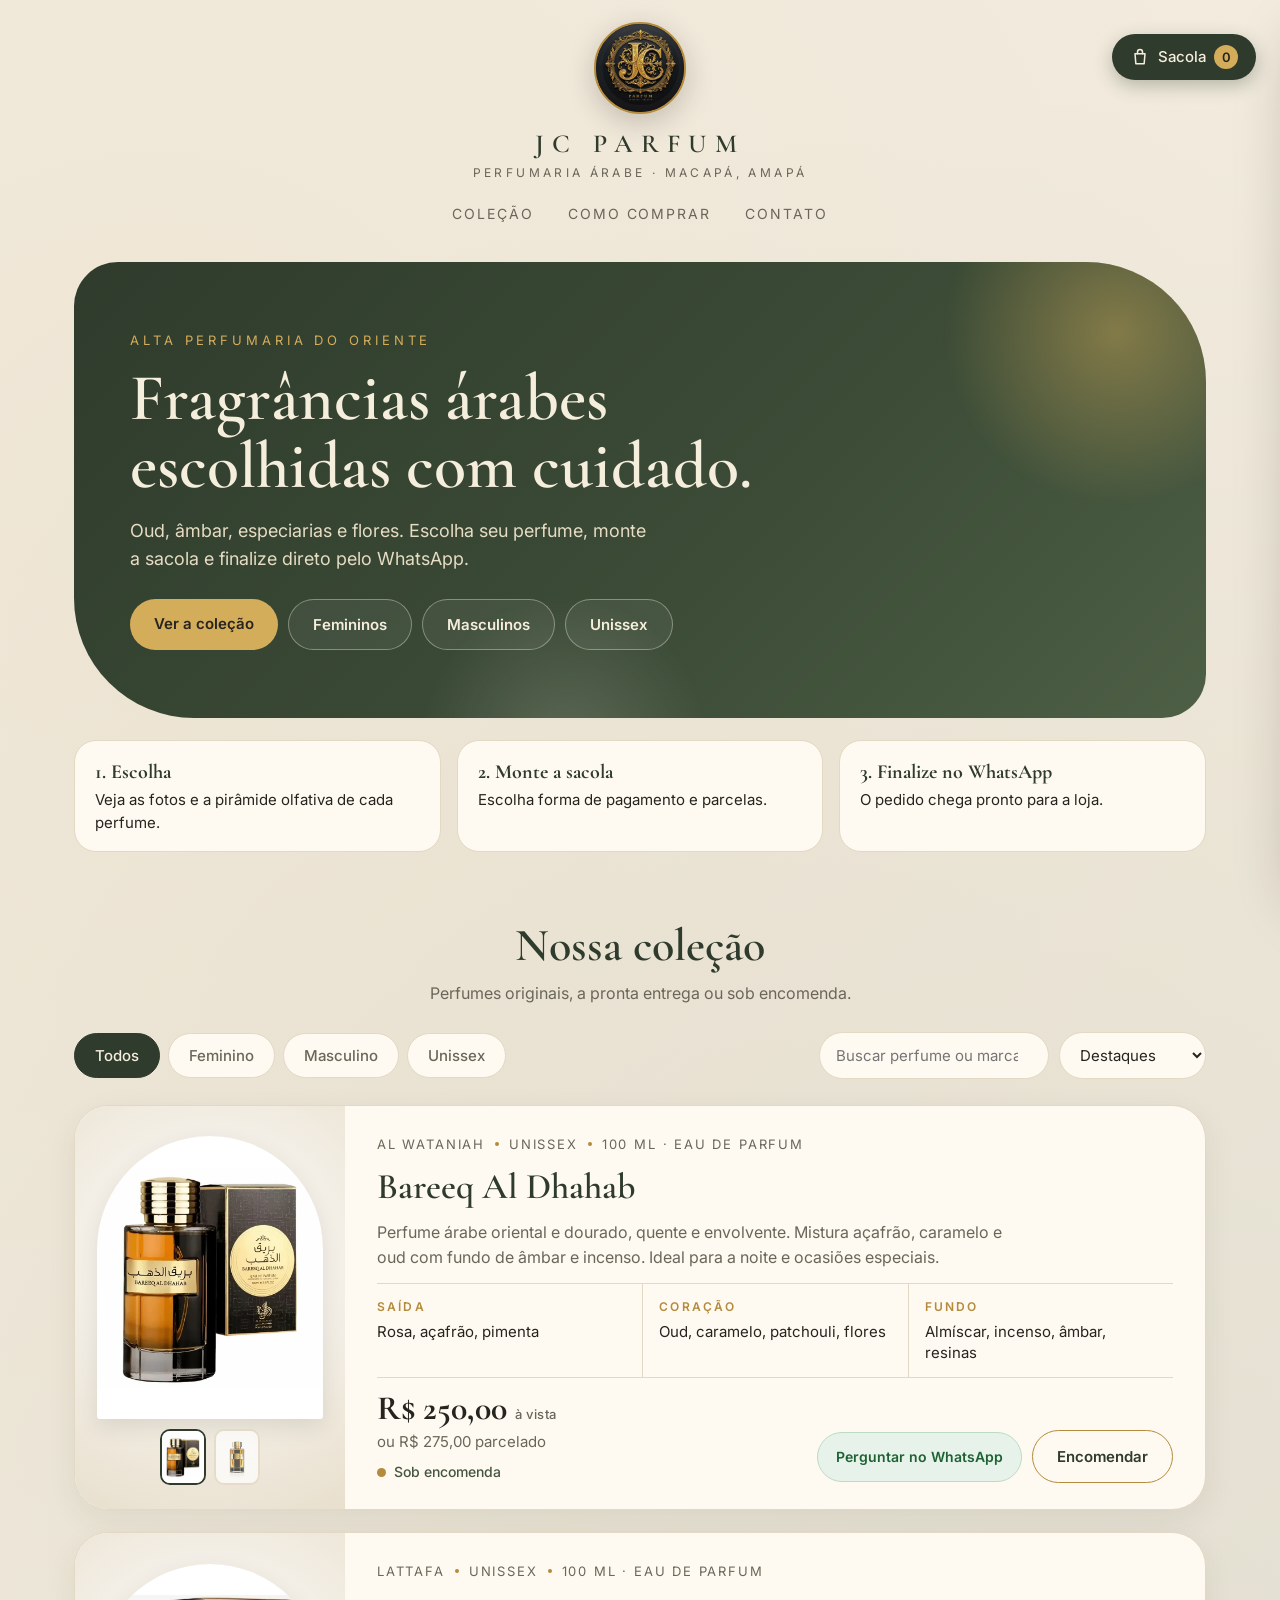
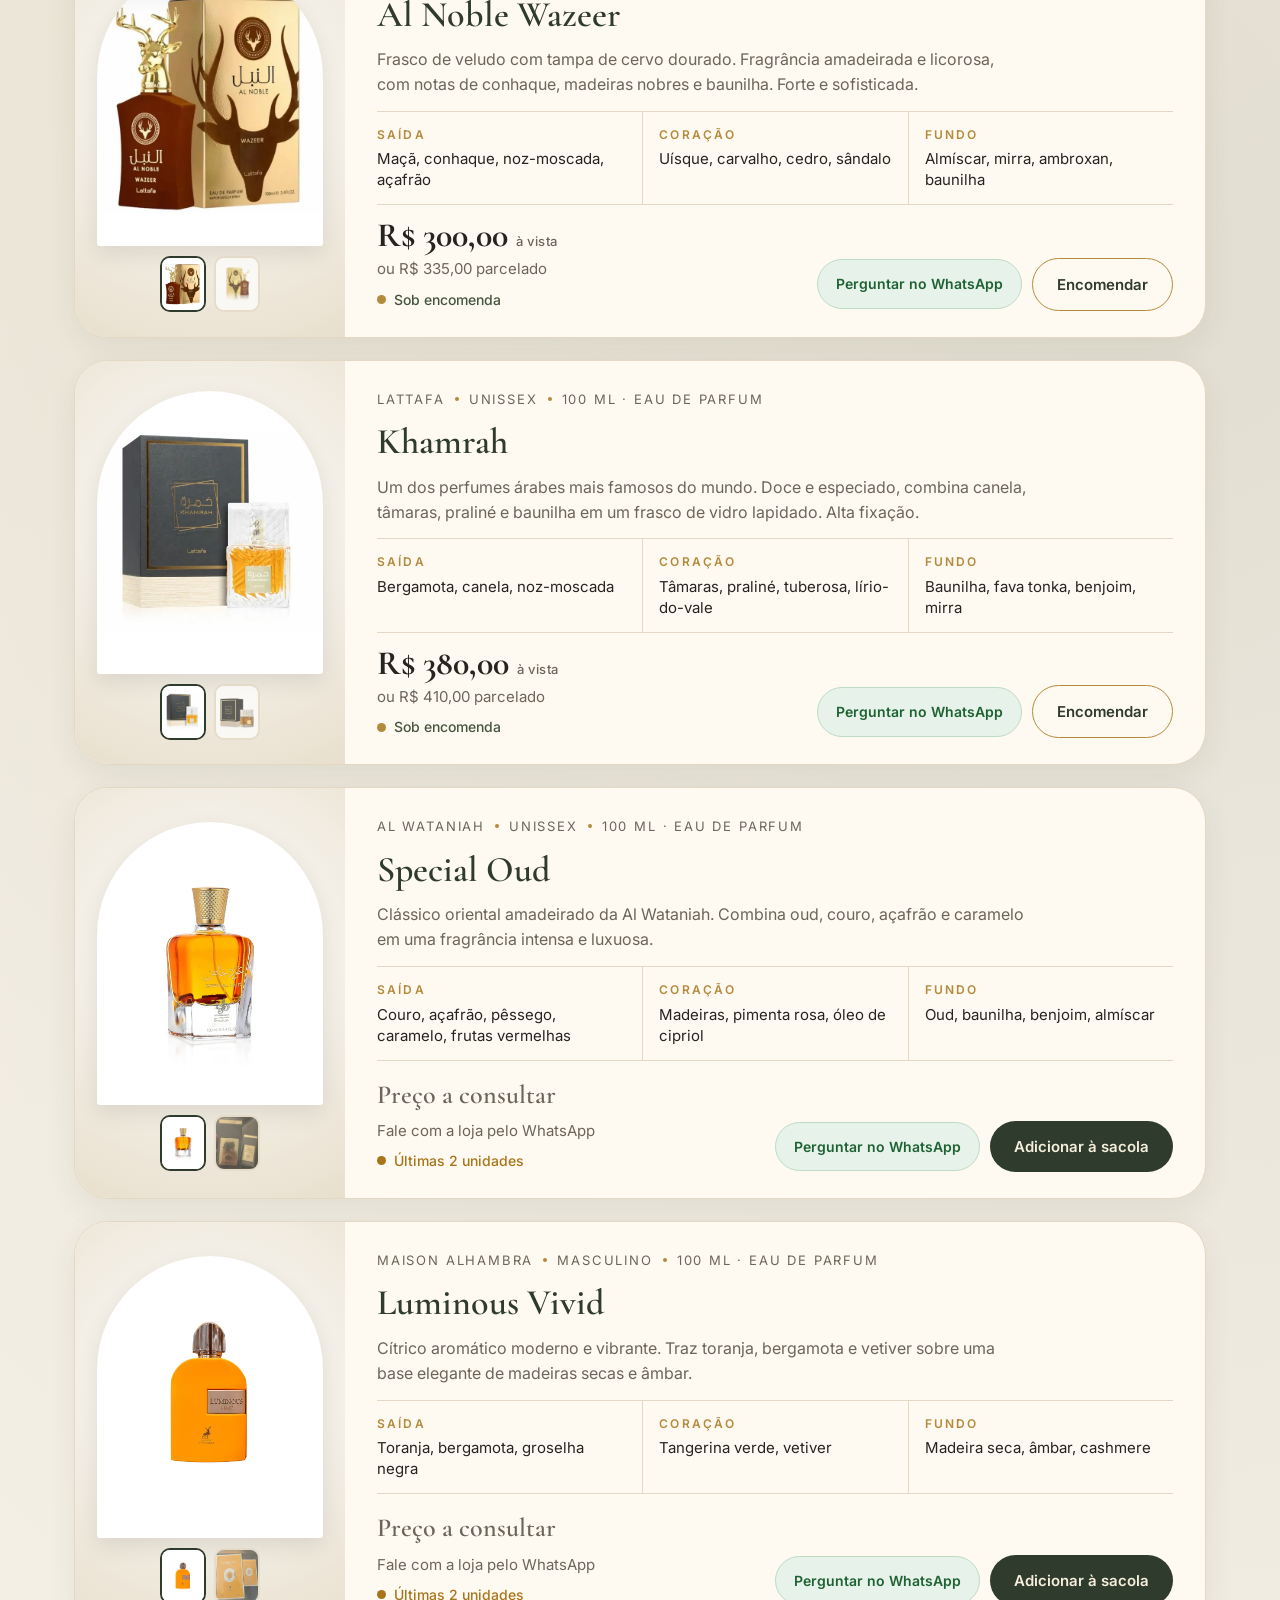
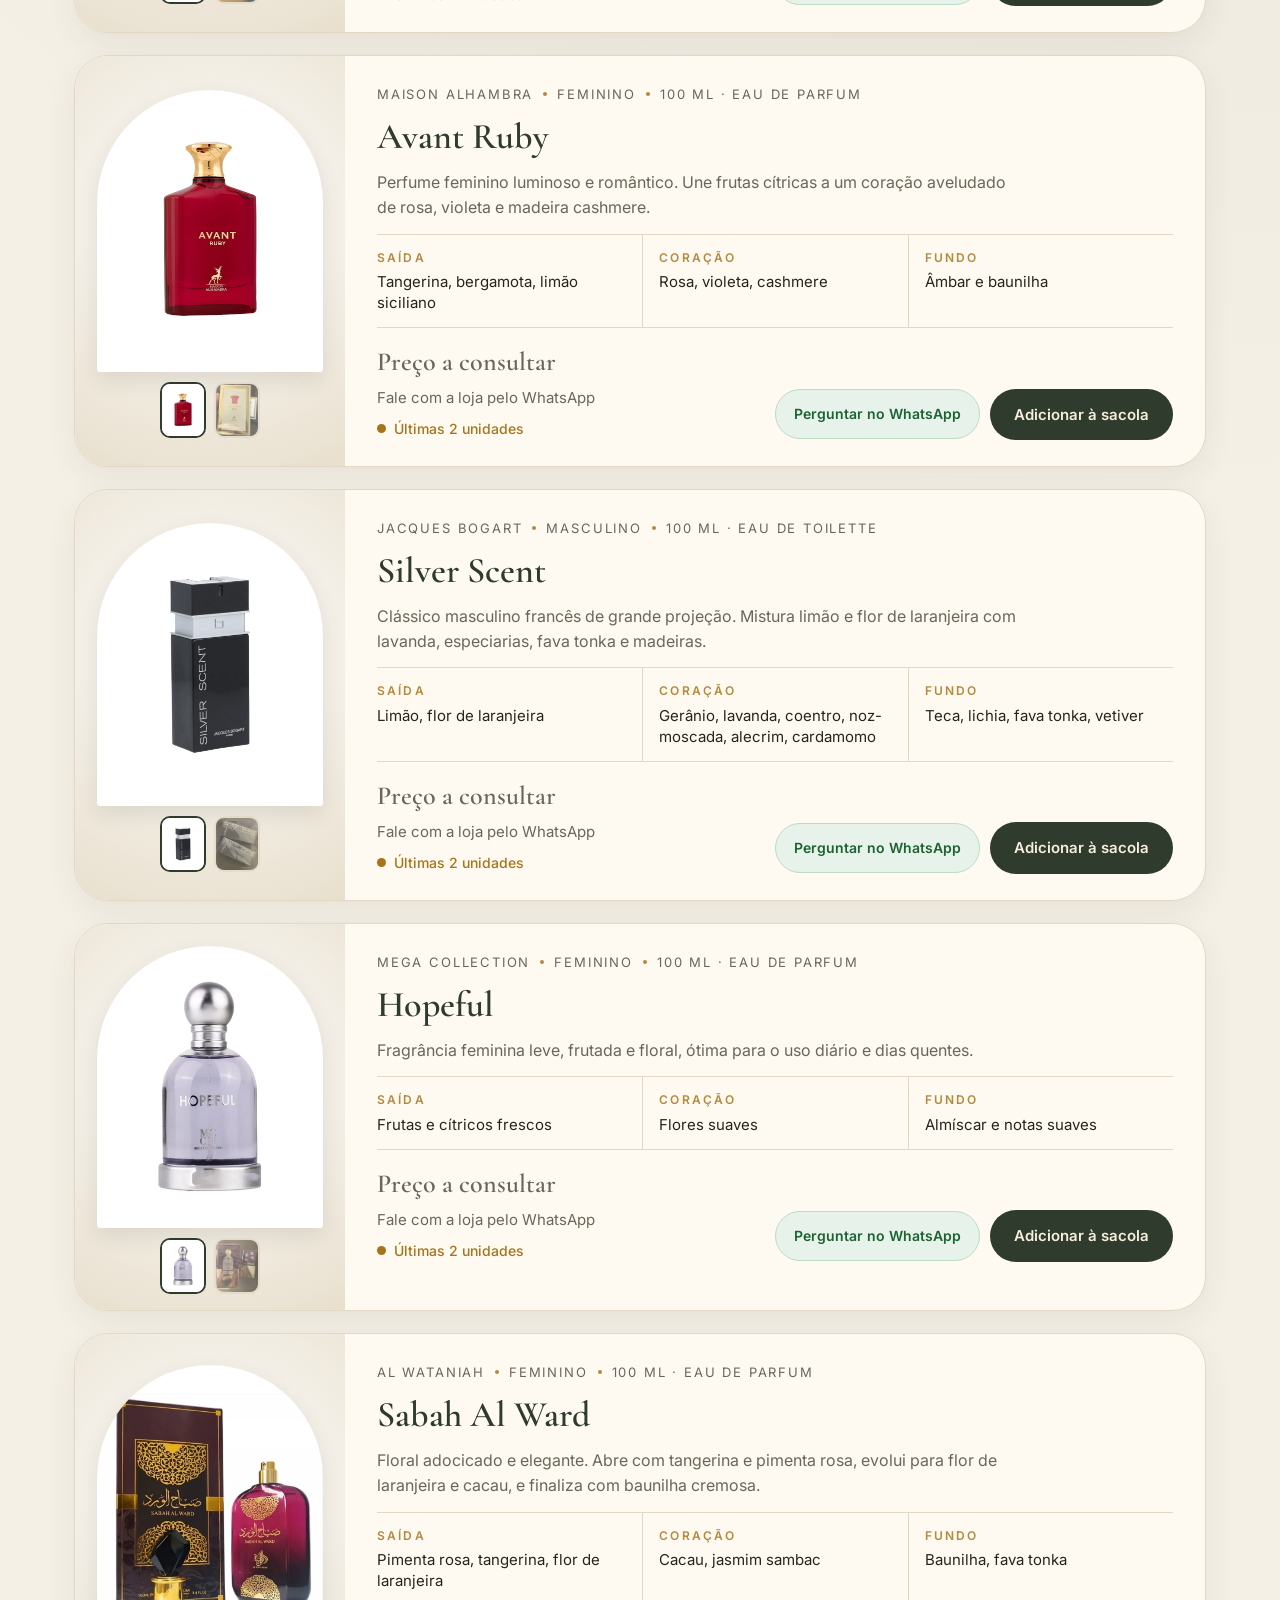
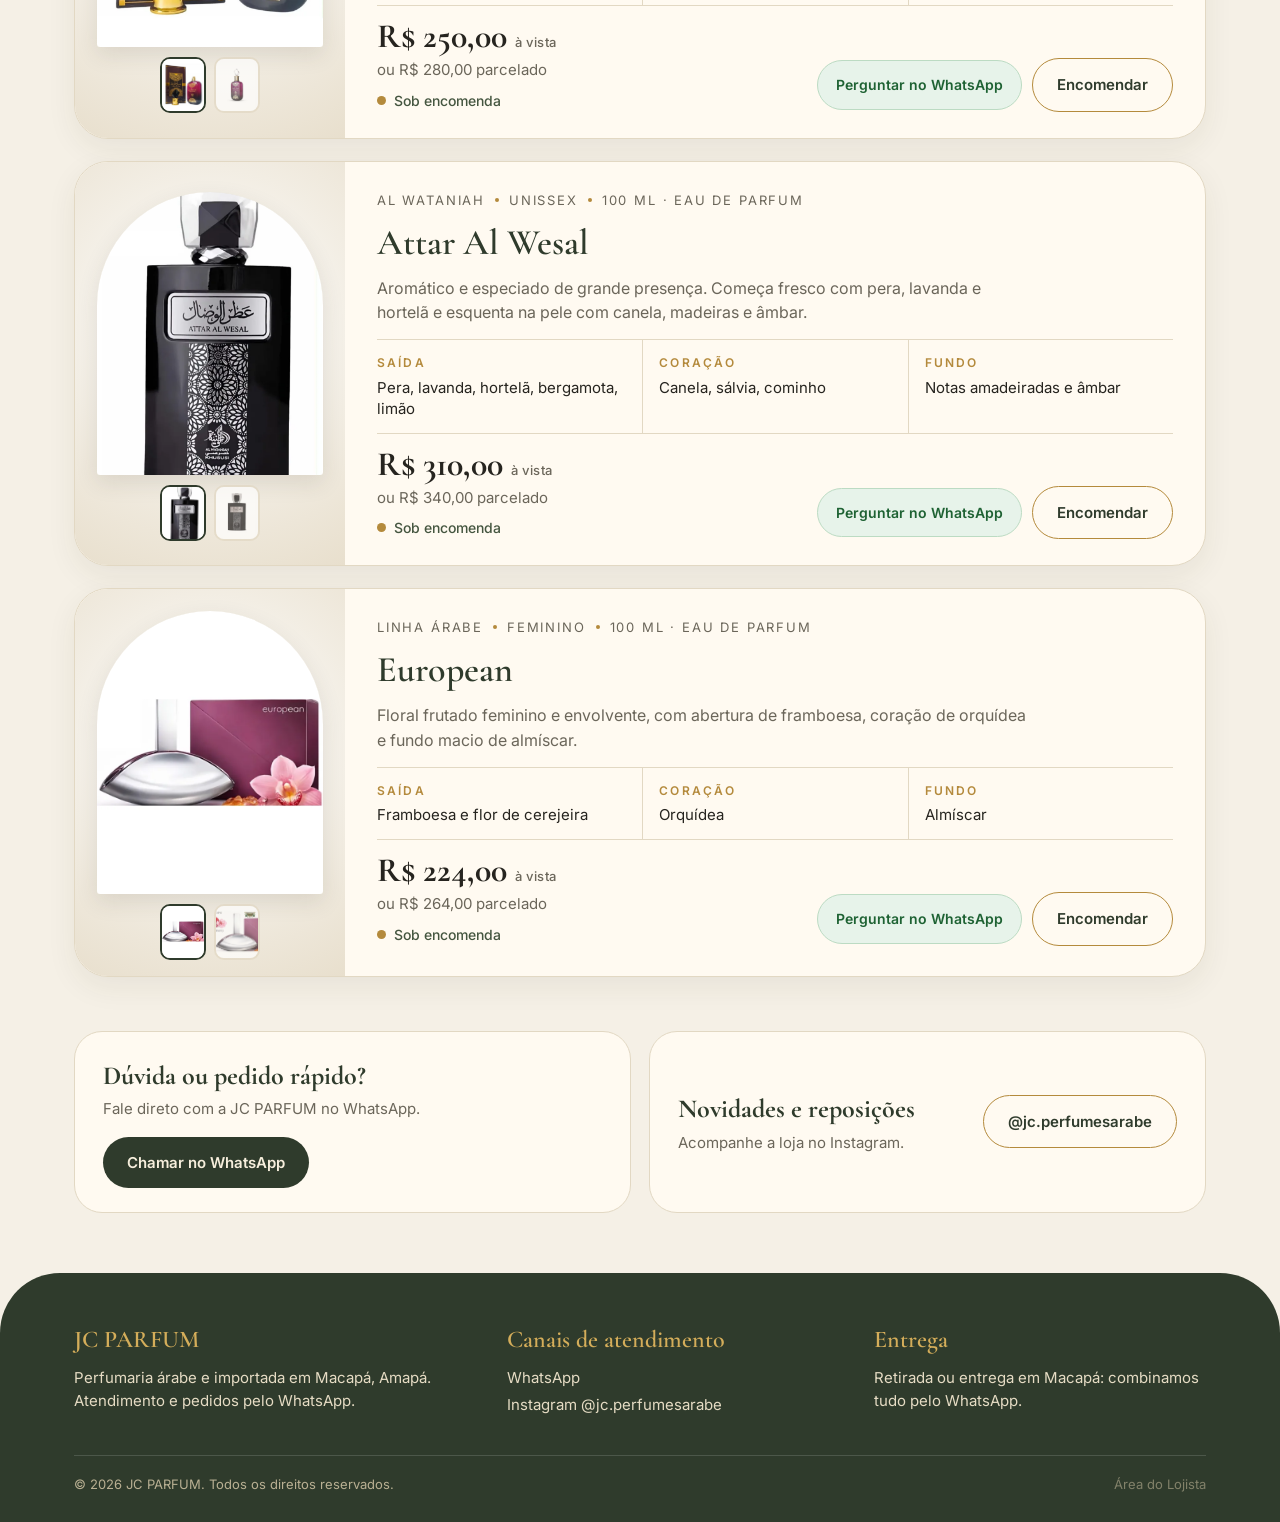
<file: index.html>
<!DOCTYPE html>
<html lang="pt-BR">
<head>
<meta charset="UTF-8">
<meta name="viewport" content="width=device-width, initial-scale=1">
<title>JC PARFUM | Perfumaria árabe em Macapá</title>
<meta name="description" content="Perfumes árabes e importados em Macapá-AP. Escolha online e finalize pelo WhatsApp.">
<link rel="icon" href="assets/img/logo.webp">
<link rel="preconnect" href="https://fonts.googleapis.com">
<link rel="preconnect" href="https://fonts.gstatic.com" crossorigin>
<link href="https://fonts.googleapis.com/css2?family=Cormorant+Garamond:wght@500;600;700&family=Inter:wght@400;500;600&display=swap" rel="stylesheet">
<style>
:root{
  --linen:#f5f0e6; --cream:#fffaf1; --sand:#e8dfcd; --ink:#26241f; --muted:#6b665a;
  --forest:#2f3b2c; --forest2:#44553f; --gold:#b48a3c; --gold2:#d4ad5a; --clay:#a8553a;
  --ok:#3f6b3a; --warn:#a8741a; --line:#e2d8c3;
  --serif:'Cormorant Garamond',Georgia,serif; --sans:'Inter',system-ui,-apple-system,Segoe UI,Roboto,sans-serif;
  --bagw:400px;
}
*{box-sizing:border-box;margin:0;padding:0}
html{scroll-behavior:smooth}
body{font-family:var(--sans);font-size:16px;line-height:1.55;color:var(--ink);background:var(--linen);
  background-image:radial-gradient(circle at 12% 8%,rgba(180,138,60,.10),transparent 38%),radial-gradient(circle at 92% 30%,rgba(68,85,63,.10),transparent 40%);
  transition:padding-right .25s ease}
img{max-width:100%;display:block}
button{font:inherit;cursor:pointer;border:0;background:none;color:inherit}
a{color:inherit}
.wrap{max-width:1180px;margin:0 auto;padding:0 24px}

.banner{background:var(--forest);color:#f3ead6;text-align:center;padding:9px 16px;font-size:14px;letter-spacing:.02em}
.banner:empty{display:none}

/* topo */
header.top{padding:22px 0 0;text-align:center;position:relative}
.top .logo{width:92px;height:92px;border-radius:50%;margin:0 auto;border:2px solid var(--gold);box-shadow:0 8px 28px rgba(38,36,31,.22);overflow:hidden;background:#111}
.top .logo img{width:100%;height:100%;object-fit:cover}
.top .brandname{font-family:var(--serif);font-size:26px;letter-spacing:.32em;font-weight:600;margin-top:10px;color:var(--forest)}
.top .tag{font-size:12px;letter-spacing:.28em;text-transform:uppercase;color:var(--muted)}
.bagbtn{position:absolute;right:24px;top:34px;display:flex;align-items:center;gap:8px;padding:11px 18px;border-radius:999px;background:var(--forest);color:#f6eedc;font-weight:500;font-size:15px;box-shadow:0 6px 18px rgba(47,59,44,.3)}
.bagbtn svg{width:20px;height:20px}
.bagbtn .count{min-width:24px;height:24px;border-radius:50%;background:var(--gold2);color:var(--ink);font-size:13px;font-weight:600;display:grid;place-items:center}
nav.menu{display:flex;justify-content:center;gap:34px;padding:20px 0 6px;font-size:14px;letter-spacing:.14em;text-transform:uppercase}
nav.menu a{text-decoration:none;color:var(--muted);padding-bottom:4px;border-bottom:1px solid transparent}
nav.menu a:hover{color:var(--forest);border-color:var(--gold)}

/* hero orgânico */
.hero{position:relative;margin:26px auto 0;max-width:1180px;padding:0 24px}
.hero-card{position:relative;overflow:hidden;border-radius:44px 120px 44px 120px;background:linear-gradient(135deg,var(--forest) 0%,#3c4c37 60%,#4d5f45 100%);color:#f6eedc;padding:68px 56px;min-height:300px}
.hero-card::before,.hero-card::after{content:"";position:absolute;border-radius:50%;filter:blur(2px)}
.hero-card::before{width:360px;height:360px;right:-90px;top:-110px;background:radial-gradient(circle,rgba(212,173,90,.45),transparent 68%)}
.hero-card::after{width:300px;height:300px;left:30%;bottom:-170px;background:radial-gradient(circle,rgba(245,240,230,.16),transparent 68%)}
.hero-card .eyebrow{font-size:13px;letter-spacing:.3em;text-transform:uppercase;color:var(--gold2)}
.hero-card h1{font-family:var(--serif);font-weight:600;font-size:clamp(38px,5.4vw,66px);line-height:1.04;margin:14px 0 16px;max-width:680px}
.hero-card p{max-width:520px;font-size:18px;color:#e6dcc4}
.hero-cats{display:flex;flex-wrap:wrap;gap:10px;margin-top:26px;position:relative;z-index:1}
.hero-cats button,.hero-card .cta{display:inline-flex;padding:13px 24px;border-radius:999px;font-weight:600;text-decoration:none;font-size:15px}
.hero-card .cta{background:var(--gold2);color:var(--ink)}
.hero-card .cta:hover{background:#e3bd70}
.hero-cats button{border:1px solid rgba(246,238,220,.38);color:#f6eedc;background:rgba(255,255,255,.06)}
.hero-cats button:hover{background:rgba(255,255,255,.16)}
.perks{display:grid;grid-template-columns:repeat(3,1fr);gap:16px;margin:22px 0 0}
.perk{background:var(--cream);border:1px solid var(--line);border-radius:22px;padding:16px 20px;font-size:15px}
.perk b{display:block;font-family:var(--serif);font-size:20px;color:var(--forest)}

/* catálogo */
section.cat{padding:58px 0 20px}
.sec-head{text-align:center;margin-bottom:26px}
.sec-head h2{font-family:var(--serif);font-size:clamp(32px,4vw,46px);font-weight:600;color:var(--forest)}
.sec-head p{color:var(--muted)}
.tools{display:flex;flex-wrap:wrap;gap:12px;justify-content:space-between;align-items:center;margin-bottom:26px}
.tabs{display:flex;flex-wrap:wrap;gap:8px}
.tab{padding:10px 20px;border-radius:999px;border:1px solid var(--line);background:var(--cream);font-size:15px;font-weight:500;color:var(--muted)}
.tab:hover{border-color:var(--gold)}
.tab.on{background:var(--forest);border-color:var(--forest);color:#f6eedc}
.tab.promo.on{background:var(--clay);border-color:var(--clay)}
.tools .right{display:flex;gap:10px;flex-wrap:wrap}
.tools input,.tools select{padding:11px 16px;border-radius:999px;border:1px solid var(--line);background:var(--cream);font:inherit;font-size:15px;color:var(--ink)}
.tools input{width:230px}
.tools input:focus,.tools select:focus{outline:2px solid var(--gold2);outline-offset:1px}

.list{display:flex;flex-direction:column;gap:22px}
.card{display:grid;grid-template-columns:270px 1fr;background:var(--cream);border:1px solid var(--line);border-radius:34px;overflow:hidden;box-shadow:0 10px 30px rgba(60,50,30,.07);transition:transform .25s,box-shadow .25s}
.card:hover{transform:translateY(-3px);box-shadow:0 18px 40px rgba(60,50,30,.13)}
.pic{position:relative;padding:22px 22px 16px;display:flex;flex-direction:column;align-items:center;justify-content:center;gap:10px;background:radial-gradient(circle at 50% 40%,#fff,var(--sand))}
.pic .arch{width:100%;aspect-ratio:4/5;border-radius:999px 999px 26px 26px;overflow:hidden;background:#fff;box-shadow:inset 0 0 0 1px var(--line),0 8px 22px rgba(60,50,30,.12)}
.pic .arch img{width:100%;height:100%;object-fit:cover;transition:opacity .2s}
.thumbs{display:flex;gap:8px;justify-content:center}
.th{width:46px;height:56px;border-radius:10px;overflow:hidden;border:2px solid var(--line);background:#fff;padding:0;opacity:.7;transition:opacity .15s,border-color .15s}
.th.on,.th:hover{opacity:1;border-color:var(--forest)}
.th img{width:100%;height:100%;object-fit:cover}
.flag{position:absolute;top:18px;left:18px;padding:6px 13px;border-radius:999px;font-size:12px;letter-spacing:.1em;text-transform:uppercase;font-weight:600;background:var(--clay);color:#fff;z-index:2}
.body{padding:28px 32px 26px;display:flex;flex-direction:column;gap:14px}
.meta{display:flex;flex-wrap:wrap;align-items:center;gap:10px;font-size:13px;letter-spacing:.14em;text-transform:uppercase;color:var(--muted)}
.meta .dot{width:4px;height:4px;border-radius:50%;background:var(--gold)}
.body h3{font-family:var(--serif);font-size:36px;line-height:1.05;font-weight:600;color:var(--forest)}
.body .desc{color:var(--muted);font-size:16px;max-width:650px}
.pyr{display:grid;grid-template-columns:repeat(3,1fr);gap:0;border-top:1px solid var(--line);border-bottom:1px solid var(--line)}
.pyr div{padding:14px 16px;border-left:1px solid var(--line)}
.pyr div:first-child{border-left:0;padding-left:0}
.pyr b{display:block;font-size:12px;letter-spacing:.18em;text-transform:uppercase;color:var(--gold);margin-bottom:4px;font-weight:600}
.pyr span{font-size:15px;line-height:1.4;display:block}
.buy{display:flex;flex-wrap:wrap;gap:18px;align-items:flex-end;justify-content:space-between}
.price .old{font-size:14px;color:var(--muted);text-decoration:line-through}
.price .main{font-family:var(--serif);font-size:34px;font-weight:700;line-height:1;color:var(--ink)}
.price .main small{font-family:var(--sans);font-size:13px;font-weight:500;color:var(--muted);letter-spacing:.04em}
.price .sub{font-size:15px;color:var(--muted);margin-top:4px}
.price .consult{font-family:var(--serif);font-size:26px;font-weight:600;color:var(--muted)}
.stock{display:inline-flex;align-items:center;gap:8px;font-size:14px;font-weight:500;margin-top:8px}
.stock i{width:9px;height:9px;border-radius:50%;background:var(--ok)}
.stock.low{color:var(--warn)} .stock.low i{background:var(--warn)}
.stock.pre{color:var(--forest2)} .stock.pre i{background:var(--gold)}
.stock.out{color:var(--muted)} .stock.out i{background:#aaa}
.act{display:flex;gap:10px;flex-wrap:wrap;align-items:center}
.btn{padding:14px 24px;border-radius:999px;font-weight:600;font-size:15px;transition:background .2s,transform .1s;text-decoration:none;display:inline-flex;align-items:center;gap:8px}
.btn:active{transform:scale(.98)}
.btn.main{background:var(--forest);color:#f6eedc}
.btn.main:hover{background:var(--forest2)}
.btn.alt{background:transparent;border:1.5px solid var(--gold);color:var(--forest)}
.btn.alt:hover{background:var(--gold2)}
.btn.wap{background:#e7f3ea;color:#1e6233;border:1px solid #bcdbc3;padding:13px 18px;font-size:14px}
.btn.wap:hover{background:#d4ebd9}
.btn[disabled]{opacity:.45;cursor:not-allowed}
.empty{text-align:center;padding:50px;color:var(--muted);font-size:18px}

/* bloco de canais antes do rodapé */
.channels{margin:54px 0 0;display:grid;grid-template-columns:1fr 1fr;gap:18px}
.ch{background:var(--cream);border:1px solid var(--line);border-radius:28px;padding:24px 28px;display:flex;align-items:center;justify-content:space-between;gap:16px;flex-wrap:wrap}
.ch b{display:block;font-family:var(--serif);font-size:26px;color:var(--forest)}
.ch span{color:var(--muted);font-size:15px}

/* sacola lateral */
aside.bag{position:fixed;top:14px;right:14px;bottom:14px;width:var(--bagw);max-width:calc(100vw - 28px);background:var(--cream);border:1px solid var(--line);border-radius:30px;box-shadow:0 20px 60px rgba(40,34,20,.28);display:flex;flex-direction:column;transform:translateX(calc(100% + 30px));transition:transform .3s ease;z-index:50}
body.bag-open aside.bag{transform:none}
.bag header{display:flex;align-items:center;justify-content:space-between;padding:20px 24px 14px;border-bottom:1px solid var(--line)}
.bag header h4{font-family:var(--serif);font-size:28px;color:var(--forest);font-weight:600}
.iconbtn{width:38px;height:38px;border-radius:50%;display:grid;place-items:center;background:var(--sand)}
.iconbtn:hover{background:var(--gold2)}
.bag .items{flex:1;overflow:auto;padding:8px 24px;min-height:150px}
.it{display:grid;grid-template-columns:62px 1fr;gap:12px;padding:14px 0;border-bottom:1px solid var(--line)}
.it img{width:62px;height:78px;object-fit:cover;border-radius:14px;background:#fff;border:1px solid var(--line)}
.it .n{font-family:var(--serif);font-size:20px;font-weight:600;line-height:1.1}
.it .b{font-size:13px;color:var(--muted)}
.it .tg{display:inline-block;margin-top:3px;font-size:11px;letter-spacing:.1em;text-transform:uppercase;color:var(--forest2);background:var(--sand);padding:2px 9px;border-radius:999px}
.it .row{display:flex;justify-content:space-between;align-items:center;margin-top:8px}
.qty{display:flex;align-items:center;border:1px solid var(--line);border-radius:999px}
.qty button{width:32px;height:32px;font-size:18px}
.qty span{min-width:26px;text-align:center;font-weight:600}
.it .pr{font-weight:600;font-size:15px}
.it .rm{font-size:12px;color:var(--clay);text-decoration:underline;margin-top:4px}
.bag .foot{max-height:62%;overflow:auto;padding:12px 22px 18px;border-top:1px solid var(--line);background:#fbf4e6;border-radius:0 0 30px 30px}
.field{margin-bottom:8px}.two{display:grid;grid-template-columns:1fr 1fr;gap:8px}
.field label{display:block;font-size:12px;letter-spacing:.14em;text-transform:uppercase;color:var(--muted);margin-bottom:5px}
.field select,.field input{width:100%;padding:9px 12px;border-radius:14px;border:1px solid var(--line);background:#fff;font:inherit;font-size:15px}
.pay{display:grid;grid-template-columns:1fr 1fr;gap:8px;margin-bottom:10px}
.pay button{padding:8px 6px;border-radius:14px;border:1px solid var(--line);background:#fff;font-size:14px;font-weight:500}
.pay button.on{background:var(--forest);color:#f6eedc;border-color:var(--forest)}
.tot{display:flex;justify-content:space-between;align-items:baseline;margin:6px 0 2px}
.tot span{color:var(--muted);font-size:14px}
.tot strong{font-family:var(--serif);font-size:30px;color:var(--ink)}
.note{font-size:12.5px;line-height:1.4;color:var(--muted);margin-bottom:10px}
.wa{width:100%;display:flex;justify-content:center;align-items:center;gap:10px;padding:15px;border-radius:999px;background:#25783f;color:#fff;font-weight:600;font-size:16px;text-decoration:none}
.wa:hover{background:#1f6635}
.wa svg{width:20px;height:20px}
.bagempty{text-align:center;padding:50px 10px;color:var(--muted)}

/* rodapé */
footer{margin-top:40px;background:var(--forest);color:#e6dcc4;padding:48px 0 28px;border-radius:60px 60px 0 0}
.fgrid{display:grid;grid-template-columns:1.2fr 1fr 1fr;gap:34px}
footer h5{font-family:var(--serif);font-size:24px;color:var(--gold2);margin-bottom:8px;font-weight:600}
footer a{text-decoration:none}
footer a:hover{color:var(--gold2)}
footer p,footer li{font-size:15px;list-style:none;margin-bottom:4px}
.fine{margin-top:34px;padding-top:18px;border-top:1px solid rgba(255,255,255,.14);display:flex;justify-content:space-between;flex-wrap:wrap;gap:10px;font-size:13px;color:#b9b093}
.fine a{opacity:.6}
.fine a:hover{opacity:1}

@media (min-width:1280px){ body.bag-open{padding-right:calc(var(--bagw) + 28px)} body.bag-open .bagbtn{right:calc(var(--bagw) + 52px)} }
@media (max-width:860px){
  .card{grid-template-columns:1fr}
  .pic{padding:22px 40px 10px}
  .pic .arch{max-width:250px;margin:0 auto}
  .perks,.fgrid,.channels{grid-template-columns:1fr}
  .hero-card{padding:44px 28px;border-radius:34px 80px 34px 80px}
  .bagbtn{position:static;margin:14px auto 0}
  nav.menu{gap:18px;flex-wrap:wrap}
  .body{padding:22px 22px}
  .pyr{grid-template-columns:1fr}
  .pyr div{border-left:0;border-top:1px solid var(--line);padding:10px 0}
  .pyr div:first-child{border-top:0}
  .tools input{width:100%}
  .tools .right{width:100%}
  .tools .right select{flex:1}
  aside.bag{top:auto;left:10px;right:10px;bottom:10px;width:auto;max-width:none;max-height:80vh;transform:translateY(calc(100% + 30px))}
}
</style>
</head>
<body>
<div class="banner" id="banner"></div>

<header class="top">
  <div class="wrap">
    <div class="logo"><img src="assets/img/logo.webp" alt="JC PARFUM"></div>
    <div class="brandname">JC PARFUM</div>
    <div class="tag">Perfumaria árabe · Macapá, Amapá</div>
    <button class="bagbtn" id="openBag" aria-label="Abrir sacola">
      <svg viewBox="0 0 24 24" fill="none" stroke="currentColor" stroke-width="1.8" stroke-linecap="round" stroke-linejoin="round"><path d="M6 8h12l-1 12H7L6 8z"/><path d="M9 8V6a3 3 0 0 1 6 0v2"/></svg>
      Sacola <span class="count" id="count">0</span>
    </button>
    <nav class="menu">
      <a href="#catalogo">Coleção</a><a href="#como">Como comprar</a><a href="#contato">Contato</a>
    </nav>
  </div>
</header>

<div class="hero">
  <div class="hero-card">
    <div class="eyebrow">Alta perfumaria do Oriente</div>
    <h1>Fragrâncias árabes escolhidas com cuidado.</h1>
    <p>Oud, âmbar, especiarias e flores. Escolha seu perfume, monte a sacola e finalize direto pelo WhatsApp.</p>
    <div class="hero-cats">
      <a class="cta" href="#catalogo">Ver a coleção</a>
      <button data-hc="Feminino">Femininos</button>
      <button data-hc="Masculino">Masculinos</button>
      <button data-hc="Unissex">Unissex</button>
    </div>
  </div>
  <div class="perks" id="como">
    <div class="perk"><b>1. Escolha</b>Veja as fotos e a pirâmide olfativa de cada perfume.</div>
    <div class="perk"><b>2. Monte a sacola</b>Escolha forma de pagamento e parcelas.</div>
    <div class="perk"><b>3. Finalize no WhatsApp</b>O pedido chega pronto para a loja.</div>
  </div>
</div>

<main class="wrap">
  <section class="cat" id="catalogo">
    <div class="sec-head"><h2>Nossa coleção</h2><p>Perfumes originais, a pronta entrega ou sob encomenda.</p></div>
    <div class="tools">
      <div class="tabs" id="tabs"></div>
      <div class="right">
        <input type="search" id="q" placeholder="Buscar perfume ou marca" aria-label="Buscar">
        <select id="sort" aria-label="Ordenar">
          <option value="feat">Destaques</option>
          <option value="az">Nome (A a Z)</option>
          <option value="low">Menor preço</option>
          <option value="high">Maior preço</option>
        </select>
      </div>
    </div>
    <div class="list" id="list"></div>

    <div class="channels">
      <div class="ch"><div><b>Dúvida ou pedido rápido?</b><span>Fale direto com a JC PARFUM no WhatsApp.</span></div><a class="btn main" id="chWa" target="_blank" rel="noopener">Chamar no WhatsApp</a></div>
      <div class="ch"><div><b>Novidades e reposições</b><span>Acompanhe a loja no Instagram.</span></div><a class="btn alt" id="chIg" target="_blank" rel="noopener">Seguir no Instagram</a></div>
    </div>
  </section>
</main>

<footer id="contato">
  <div class="wrap">
    <div class="fgrid">
      <div><h5>JC PARFUM</h5><p>Perfumaria árabe e importada em Macapá, Amapá. Atendimento e pedidos pelo WhatsApp.</p></div>
      <div><h5>Canais de atendimento</h5><ul><li><a id="fWa" href="#" target="_blank" rel="noopener">WhatsApp</a></li><li><a id="fIg" href="#" target="_blank" rel="noopener">Instagram</a></li></ul></div>
      <div><h5>Entrega</h5><p id="fDel"></p></div>
    </div>
    <div class="fine"><span>© <span id="yr"></span> JC PARFUM. Todos os direitos reservados.</span><a href="admin.html">Área do Lojista</a></div>
  </div>
</footer>

<aside class="bag" id="bag" aria-label="Sacola">
  <header><h4>Sua sacola</h4><button class="iconbtn" id="closeBag" aria-label="Fechar sacola"><svg width="16" height="16" viewBox="0 0 24 24" fill="none" stroke="currentColor" stroke-width="2.2" stroke-linecap="round"><path d="M5 5l14 14M19 5L5 19"/></svg></button></header>
  <div class="items" id="items"></div>
  <div class="foot" id="foot"></div>
</aside>

<script src="assets/catalog.js"></script>
<script>
(function(){
  var S = JC.loadSettings(), P = JC.loadCatalog().filter(function(p){return p.active!==false;});
  var money = JC.money, $ = function(s){return document.querySelector(s)};
  var state = { cat:'Todos', q:'', sort:'feat' };
  var bag = []; try { bag = JSON.parse(JC.store.get('jc_bag_v3')||'[]'); } catch(e){}
  var pay = { method: 'pix', inst: 1, delivery: 'Retirada', name:'' };

  function esc(s){return String(s==null?'':s).replace(/[&<>"]/g,function(c){return {'&':'&amp;','<':'&lt;','>':'&gt;','"':'&quot;'}[c]})}
  function byId(id){return P.filter(function(p){return p.id===id})[0]}
  function saveBag(){ JC.store.set('jc_bag_v3', JSON.stringify(bag)); }

  $('#banner').textContent = S.banner || '';
  $('#yr').textContent = new Date().getFullYear();
  var waUrl='https://wa.me/'+S.whatsapp+'?text='+encodeURIComponent('Olá! Vim pelo site da JC PARFUM e gostaria de atendimento.');
  var igUrl='https://instagram.com/'+S.instagram;
  $('#fWa').href = waUrl; $('#chWa').href = waUrl;
  $('#fIg').href = igUrl; $('#fIg').textContent = 'Instagram @'+S.instagram;
  $('#chIg').href = igUrl; $('#chIg').textContent = '@'+S.instagram;
  $('#fDel').textContent = S.deliveryNote;

  document.querySelector('.hero-cats').addEventListener('click',function(e){
    var b=e.target.closest('[data-hc]'); if(!b) return;
    state.cat=b.dataset.hc; buildTabs(); render(); $('#catalogo').scrollIntoView({behavior:'smooth'});
  });

  function stockInfo(p){
    if (p.stock > 2) return {cls:'', txt:'Disponível · '+p.stock+' unidades', can:true, max:p.stock};
    if (p.stock > 0) return {cls:'low', txt:(p.stock===1?'Última unidade':'Últimas '+p.stock+' unidades'), can:true, max:p.stock};
    if (p.preorder) return {cls:'pre', txt:'Sob encomenda', can:true, max:10, pre:true};
    return {cls:'out', txt:'Indisponível no momento', can:false, max:0};
  }

  function buildTabs(){
    var hasPromo = P.some(function(p){return JC.pricing(p).onPromo});
    var names = ['Todos','Feminino','Masculino','Unissex'];
    if (hasPromo) names.push('Promoções');
    if (names.indexOf(state.cat)<0) state.cat='Todos';
    $('#tabs').innerHTML = names.map(function(n){
      return '<button class="tab'+(n==='Promoções'?' promo':'')+(state.cat===n?' on':'')+'" data-c="'+n+'">'+n+'</button>';
    }).join('');
  }
  $('#tabs').addEventListener('click',function(e){var b=e.target.closest('.tab');if(!b)return;state.cat=b.dataset.c;buildTabs();render();});
  $('#q').addEventListener('input',function(e){state.q=e.target.value.toLowerCase();render();});
  $('#sort').addEventListener('change',function(e){state.sort=e.target.value;render();});

  function render(){
    var l = P.filter(function(p){
      if (state.cat==='Promoções' && !JC.pricing(p).onPromo) return false;
      if (['Feminino','Masculino','Unissex'].indexOf(state.cat)>=0 && p.category!==state.cat) return false;
      var hay=(p.name+' '+p.brand+' '+p.category+' '+p.notes.top+' '+p.notes.heart+' '+p.notes.base+' '+p.desc).toLowerCase();
      return !state.q || hay.indexOf(state.q)>=0;
    });
    var val=function(p){var c=JC.pricing(p).cash;return c==null?Infinity:c};
    if (state.sort==='az') l.sort(function(a,b){return a.name.localeCompare(b.name)});
    else if (state.sort==='low') l.sort(function(a,b){return val(a)-val(b)});
    else if (state.sort==='high') l.sort(function(a,b){var x=val(a),y=val(b);return (y===Infinity?-1:y)-(x===Infinity?-1:x)});
    else l.sort(function(a,b){return (b.featured?1:0)-(a.featured?1:0) || ((b.stock>0)-(a.stock>0))});
    $('#list').innerHTML = l.length ? l.map(card).join('') : '<div class="empty">Nenhum perfume encontrado.</div>';
  }

  function card(p){
    var pr=JC.pricing(p), st=stockInfo(p), priceHtml;
    var imgs=(p.images&&p.images.length)?p.images:[p.image];
    if (pr.cash==null){
      priceHtml='<div class="consult">Preço a consultar</div><div class="sub">Fale com a loja pelo WhatsApp</div>';
    } else {
      priceHtml=(pr.onPromo&&pr.oldCash?'<div class="old">'+money(pr.oldCash)+'</div>':'')+
        '<div class="main">'+money(pr.cash)+' <small>à vista</small></div>'+
        (pr.inst?'<div class="sub">ou '+money(pr.inst)+' parcelado</div>':'');
    }
    var ask='https://wa.me/'+S.whatsapp+'?text='+encodeURIComponent('Olá! Quero saber mais sobre o perfume '+p.name+' ('+p.brand+').');
    var btn = st.can
      ? '<button class="btn '+(st.pre?'alt':'main')+'" data-add="'+p.id+'">'+(st.pre?'Encomendar':'Adicionar à sacola')+'</button>'
      : '<button class="btn alt" disabled>Indisponível</button>';
    var thumbs = imgs.length>1 ? '<div class="thumbs">'+imgs.map(function(u,i){return '<button type="button" class="th'+(i===0?' on':'')+'" data-th="'+esc(u)+'" aria-label="Ver foto '+(i+1)+'"><img src="'+esc(u)+'" alt="" loading="lazy"></button>'}).join('')+'</div>' : '';
    return '<article class="card"><div class="pic">'+(pr.onPromo?'<span class="flag">'+esc(pr.label)+'</span>':'')+
      '<div class="arch"><img class="mainimg" src="'+esc(imgs[0])+'" alt="'+esc(p.name+' '+p.brand)+'" loading="lazy" onerror="this.src=\'assets/img/logo.webp\'"></div>'+thumbs+'</div>'+
      '<div class="body"><div class="meta"><span>'+esc(p.brand)+'</span><i class="dot"></i><span>'+esc(p.category)+'</span><i class="dot"></i><span>'+esc(p.volume)+'</span></div>'+
      '<h3>'+esc(p.name)+'</h3><p class="desc">'+esc(p.desc)+'</p>'+
      '<div class="pyr"><div><b>Saída</b><span>'+esc(p.notes.top||'-')+'</span></div><div><b>Coração</b><span>'+esc(p.notes.heart||'-')+'</span></div><div><b>Fundo</b><span>'+esc(p.notes.base||'-')+'</span></div></div>'+
      '<div class="buy"><div class="price">'+priceHtml+'<div class="stock '+st.cls+'"><i></i>'+st.txt+'</div></div>'+
      '<div class="act"><a class="btn wap" target="_blank" rel="noopener" href="'+ask+'">Perguntar no WhatsApp</a>'+btn+'</div></div></div></article>';
  }

  /* troca de foto e adicionar à sacola */
  function openBag(o){ document.body.classList.toggle('bag-open', o); }
  $('#openBag').onclick=function(){openBag(!document.body.classList.contains('bag-open'))};
  $('#closeBag').onclick=function(){openBag(false)};
  $('#list').addEventListener('click',function(e){
    var th=e.target.closest('[data-th]');
    if(th){
      var pic=th.closest('.pic'); pic.querySelector('.mainimg').src=th.dataset.th;
      Array.prototype.forEach.call(pic.querySelectorAll('.th'),function(x){x.classList.toggle('on',x===th)}); return;
    }
    var b=e.target.closest('[data-add]'); if(!b) return;
    var p=byId(b.dataset.add), st=stockInfo(p), it=bag.filter(function(x){return x.id===p.id})[0];
    if (it){ if(it.q<st.max) it.q++; } else bag.push({id:p.id,q:1});
    saveBag(); renderBag(); openBag(true);
  });

  function methods(){
    var m=[]; if(S.payPix)m.push(['pix','Pix']); if(S.payCash)m.push(['dinheiro','Dinheiro']);
    if(S.payDebit)m.push(['debito','Cartão de débito']); if(S.payCredit)m.push(['credito','Cartão de crédito']);
    return m;
  }
  function calc(){
    var credit = pay.method==='credito', total=0, unpriced=0, n=0;
    bag.forEach(function(it){
      var p=byId(it.id); if(!p) return; n+=it.q;
      var pr=JC.pricing(p), v = credit ? (pr.inst!=null?pr.inst:pr.cash) : pr.cash;
      if (v==null) unpriced+=it.q; else total+=v*it.q;
    });
    return {total:total, unpriced:unpriced, n:n, credit:credit};
  }
  function renderBag(){
    bag = bag.filter(function(it){return byId(it.id)});
    var ms=methods(); if(!ms.some(function(m){return m[0]===pay.method})) pay.method = ms.length?ms[0][0]:'pix';
    var maxI=Math.max(1,parseInt(S.maxInstallments,10)||1); if(pay.inst>maxI) pay.inst=maxI;
    var c=calc();
    $('#count').textContent=c.n;
    if(!bag.length){
      $('#items').innerHTML='<div class="bagempty">Sua sacola está vazia.<br>Escolha um perfume na coleção.</div>';
      $('#foot').innerHTML=''; return;
    }
    $('#items').innerHTML=bag.map(function(it){
      var p=byId(it.id), pr=JC.pricing(p), st=stockInfo(p);
      var v=c.credit&&pr.inst!=null?pr.inst:pr.cash;
      return '<div class="it"><img src="'+esc(p.image)+'" alt=""><div><div class="n">'+esc(p.name)+'</div><div class="b">'+esc(p.brand)+' · '+esc(p.volume.split('·')[0])+'</div>'+
        (st.pre?'<span class="tg">Sob encomenda</span>':'')+
        '<div class="row"><div class="qty"><button data-m="'+p.id+'" aria-label="Menos">&minus;</button><span>'+it.q+'</span><button data-p="'+p.id+'" aria-label="Mais">+</button></div>'+
        '<div class="pr">'+(v==null?'A consultar':money(v*it.q))+'</div></div><button class="rm" data-r="'+p.id+'">Remover</button></div></div>';
    }).join('');
    var inst='';
    if(c.credit&&maxI>1){
      var o=''; for(var i=1;i<=maxI;i++) o+='<option value="'+i+'"'+(pay.inst===i?' selected':'')+'>'+i+'x de '+money(c.total/i)+'</option>';
      inst='<div class="field"><label>Parcelas</label><select id="inst">'+o+'</select></div>';
    }
    $('#foot').innerHTML=
      '<div class="field"><label>Forma de pagamento</label></div><div class="pay">'+ms.map(function(m){return '<button data-pm="'+m[0]+'" class="'+(pay.method===m[0]?'on':'')+'">'+m[1]+'</button>'}).join('')+'</div>'+inst+
      '<div class="two"><div class="field"><label>Seu nome (opcional)</label><input id="cname" value="'+esc(pay.name)+'" placeholder="Nome"></div><div class="field"><label>Recebimento</label><select id="deliv"><option'+(pay.delivery==='Retirada'?' selected':'')+'>Retirada</option><option'+(pay.delivery==='Entrega em Macapá'?' selected':'')+'>Entrega em Macapá</option></select></div></div>'+
      '<div class="tot"><span>Total'+(c.credit?' (parcelado)':' (à vista)')+'</span><strong>'+money(c.total)+'</strong></div>'+
      '<div class="note">'+(c.unpriced?c.unpriced+' item(ns) com preço a confirmar pela loja. ':'')+'Itens sob encomenda têm prazo e valor confirmados no WhatsApp.</div>'+
      '<a class="wa" id="waBtn" target="_blank" rel="noopener" href="'+waLink(c)+'"><svg viewBox="0 0 24 24" fill="none" stroke="currentColor" stroke-width="2" stroke-linecap="round" stroke-linejoin="round"><path d="M21 12a9 9 0 0 1-13.4 7.8L3 21l1.3-4.4A9 9 0 1 1 21 12z"/></svg>Finalizar pelo WhatsApp</a>';
  }
  function waLink(c){
    var L=['Olá! Quero fazer um pedido pelo site da JC PARFUM:',''];
    bag.forEach(function(it){
      var p=byId(it.id), pr=JC.pricing(p), st=stockInfo(p), v=c.credit&&pr.inst!=null?pr.inst:pr.cash;
      L.push('- '+it.q+'x '+p.name+' ('+p.brand+', '+p.volume.split('·')[0].trim()+') - '+(v==null?'preço a confirmar':money(v*it.q))+(st.pre?' [SOB ENCOMENDA]':''));
    });
    L.push('');
    var names={pix:'Pix',dinheiro:'Dinheiro',debito:'Cartão de débito',credito:'Cartão de crédito'};
    L.push('Pagamento: '+names[pay.method]+(c.credit&&pay.inst>1?' em '+pay.inst+'x de '+money(c.total/pay.inst):''));
    L.push('Total: '+money(c.total)+(c.unpriced?' (+ itens a confirmar)':''));
    L.push('Recebimento: '+pay.delivery);
    if(pay.name) L.push('Nome: '+pay.name);
    return 'https://wa.me/'+S.whatsapp+'?text='+encodeURIComponent(L.join('\n'));
  }
  $('#items').addEventListener('click',function(e){
    var t=e.target, id;
    if(id=t.dataset.p){var it=bag.filter(function(x){return x.id===id})[0],st=stockInfo(byId(id)); if(it.q<st.max) it.q++;}
    else if(id=t.dataset.m){var it2=bag.filter(function(x){return x.id===id})[0]; it2.q--; if(it2.q<=0) bag=bag.filter(function(x){return x.id!==id});}
    else if(id=t.dataset.r){bag=bag.filter(function(x){return x.id!==id});}
    else return;
    saveBag(); renderBag();
  });
  $('#foot').addEventListener('click',function(e){var b=e.target.closest('[data-pm]'); if(!b) return; pay.method=b.dataset.pm; renderBag();});
  $('#foot').addEventListener('change',function(e){
    if(e.target.id==='inst') pay.inst=parseInt(e.target.value,10);
    if(e.target.id==='deliv') pay.delivery=e.target.value;
    if(e.target.id==='cname') pay.name=e.target.value.trim();
    renderBag();
  });
  $('#foot').addEventListener('input',function(e){ if(e.target.id==='cname'){ pay.name=e.target.value.trim(); var a=$('#waBtn'); if(a) a.href=waLink(calc()); } });

  buildTabs(); render(); renderBag();
})();
</script>
</body>
</html>
</file>
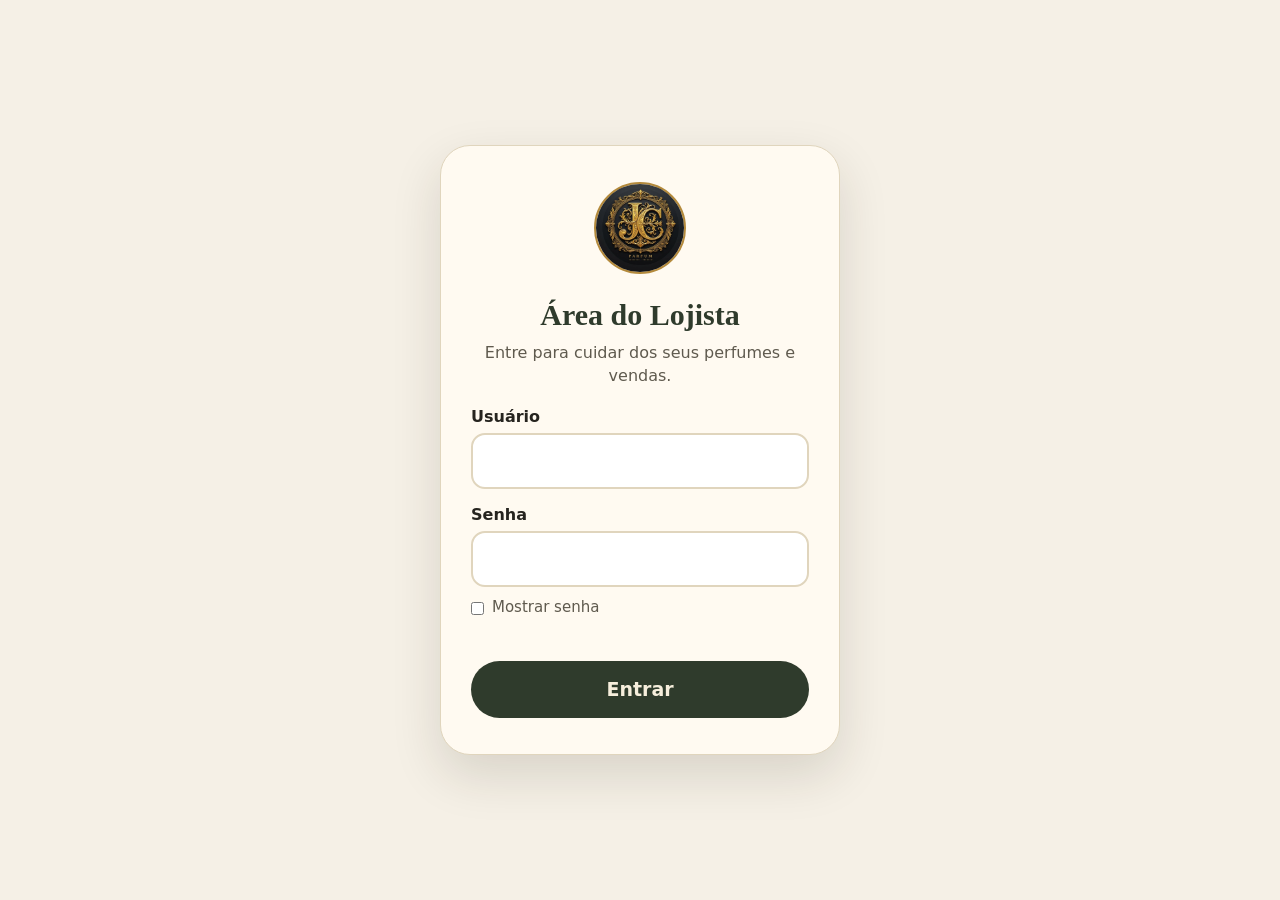
<file: admin.html>
<!DOCTYPE html>
<html lang="pt-BR">
<head>
<meta charset="UTF-8">
<meta name="viewport" content="width=device-width, initial-scale=1">
<meta name="robots" content="noindex,nofollow">
<title>Área do Lojista | JC PARFUM</title>
<link rel="icon" href="assets/img/logo.webp">
<style>
:root{--linen:#f5f0e6;--cream:#fffaf1;--sand:#e8dfcd;--ink:#26241f;--muted:#5f5a4e;--forest:#2f3b2c;--forest2:#44553f;--gold:#b48a3c;--gold2:#d4ad5a;--clay:#a8553a;--ok:#266b3a;--warn:#a8741a;--line:#e0d5bd;
--serif:Georgia,'Times New Roman',serif;--sans:system-ui,-apple-system,Segoe UI,Roboto,sans-serif}
*{box-sizing:border-box;margin:0;padding:0}
body{font-family:var(--sans);font-size:18px;line-height:1.45;color:var(--ink);background:var(--linen);min-height:100vh}
button{font:inherit;cursor:pointer;border:0;background:none;color:inherit}
input,select,textarea{font:inherit;color:inherit}
.btn{padding:14px 22px;border-radius:999px;font-weight:600;font-size:17px;line-height:1.1}
.btn.p{background:var(--forest);color:#f6eedc}.btn.p:hover{background:var(--forest2)}
.btn.ok{background:var(--ok);color:#fff}.btn.ok:hover{background:#1e582f}
.btn.g{border:2px solid var(--gold);color:var(--forest);background:var(--cream)}.btn.g:hover{background:var(--gold2)}
.btn.d{border:2px solid var(--clay);color:var(--clay)}.btn.d:hover{background:var(--clay);color:#fff}
.btn.big{padding:18px 28px;font-size:19px}
.btn.s{padding:10px 16px;font-size:15px}
.login{min-height:100vh;display:grid;place-items:center;padding:20px}
.login form{background:var(--cream);border:1px solid var(--line);border-radius:30px;padding:36px 30px;width:100%;max-width:400px;box-shadow:0 20px 50px rgba(40,34,20,.14);text-align:center}
.login img{width:92px;height:92px;border-radius:50%;margin:0 auto 12px;border:2px solid var(--gold)}
.login h1{font-family:var(--serif);font-size:30px;color:var(--forest);margin-bottom:4px}
.login p{color:var(--muted);font-size:16px;margin-bottom:18px}
.f{margin-bottom:14px;text-align:left}
.f label{display:block;font-size:16px;font-weight:600;margin-bottom:5px}
.f small{display:block;color:var(--muted);font-size:14px;margin-top:3px}
.f input,.f select,.f textarea{width:100%;padding:13px 16px;border-radius:14px;border:2px solid var(--line);background:#fff}
.f input:focus,.f select:focus,.f textarea:focus{outline:0;border-color:var(--gold)}
.f textarea{min-height:70px;resize:vertical}
.showpw{display:flex;gap:8px;align-items:center;font-size:15px;margin:-4px 0 12px;text-align:left;color:var(--muted)}
.err{color:var(--clay);font-size:16px;min-height:22px;margin-bottom:8px}
#app{display:none}
.bar{background:var(--forest);color:#f6eedc;padding:14px 20px;display:flex;align-items:center;justify-content:space-between;gap:12px;flex-wrap:wrap}
.bar b{font-family:var(--serif);font-size:22px;letter-spacing:.08em}
.wrap{max-width:1000px;margin:0 auto;padding:20px 18px 90px}
.hello{font-family:var(--serif);font-size:30px;color:var(--forest);margin:4px 0 2px}
.sub{color:var(--muted);margin-bottom:14px;font-size:16px}
.cloud{background:#fbf0d4;border:1px solid #e6cf93;border-radius:18px;padding:12px 16px;font-size:15px;margin-bottom:16px}
.kpis{display:grid;grid-template-columns:repeat(3,1fr);gap:12px;margin-bottom:16px}
.kpi{background:var(--cream);border:1px solid var(--line);border-radius:22px;padding:16px 18px;box-shadow:0 6px 16px rgba(60,50,30,.05)}
.kpi span{display:block;font-size:14px;color:var(--muted);font-weight:600}
.kpi b{display:block;font-family:var(--serif);font-size:30px;color:var(--forest);line-height:1.15;margin:2px 0}
.kpi small{font-size:13px;color:var(--muted)}
.kpi.money b{color:var(--ok)}
.tabs{display:grid;grid-template-columns:repeat(4,1fr);gap:8px;margin-bottom:20px}
.tab{padding:15px 6px;border-radius:18px;border:2px solid var(--line);background:var(--cream);font-weight:600;color:var(--muted);font-size:17px}
.tab.on{background:var(--forest);color:#f6eedc;border-color:var(--forest)}
.panel{display:none}.panel.on{display:block}
.help{background:var(--cream);border:1px solid var(--line);border-radius:18px;padding:4px 16px;margin-bottom:16px}
.help summary{cursor:pointer;font-weight:600;padding:10px 0;color:var(--forest)}
.help ol{padding:0 0 12px 22px;color:var(--muted)}.help li{margin-bottom:4px}
.alerts{display:flex;flex-direction:column;gap:8px;margin-bottom:16px}
.alert{display:flex;align-items:center;justify-content:space-between;gap:10px;flex-wrap:wrap;background:#fdeee6;border:1px solid #efc7b4;border-radius:16px;padding:12px 16px;font-size:16px}
.alert.ok{background:#e6f1e2;border-color:#bcd7b4}
.toolbar{display:flex;gap:10px;flex-wrap:wrap;margin-bottom:12px}
.toolbar input{flex:1;min-width:200px;padding:14px 18px;border-radius:999px;border:2px solid var(--line);background:#fff}
.chips{display:flex;gap:8px;flex-wrap:wrap;margin-bottom:16px}
.chip{padding:10px 16px;border-radius:999px;border:2px solid var(--line);background:var(--cream);font-size:15px;font-weight:600;color:var(--muted)}
.chip.on{background:var(--gold2);border-color:var(--gold);color:var(--ink)}
.item{background:var(--cream);border:1px solid var(--line);border-radius:26px;padding:16px;margin-bottom:14px;display:grid;grid-template-columns:96px 1fr;gap:16px;box-shadow:0 6px 18px rgba(60,50,30,.06)}
.item.off{opacity:.6}
.item img{width:96px;height:120px;object-fit:cover;border-radius:16px;border:1px solid var(--line);background:#fff}
.item h3{font-family:var(--serif);font-size:25px;line-height:1.1;color:var(--forest)}
.item .br{color:var(--muted);font-size:15px;margin-bottom:6px}
.price{font-size:17px;margin:4px 0}
.price b{font-size:19px}
.price .none{color:var(--clay);font-weight:600}
.price .pr-old{text-decoration:line-through;color:var(--muted)}
.subval{font-size:14px;color:var(--muted);margin-top:2px}
.linkbtn{color:var(--forest);text-decoration:underline;font-weight:600;font-size:16px;padding:4px 4px}
.stockrow{grid-column:1/-1;display:flex;flex-wrap:wrap;gap:14px 20px;align-items:center;border-top:1px solid var(--line);padding-top:14px}
.stk .lb{font-size:14px;font-weight:600;color:var(--muted);margin-bottom:4px}
.step{display:inline-flex;align-items:center;border:2px solid var(--line);border-radius:999px;background:#fff}
.step button{width:54px;height:54px;font-size:28px;font-weight:600;color:var(--forest)}
.step button:active{background:var(--sand);border-radius:50%}
.step input{width:64px;text-align:center;border:0;font-weight:700;font-size:24px;background:transparent}
.badge{display:inline-block;padding:4px 12px;border-radius:999px;font-size:14px;font-weight:600;margin-right:6px;background:var(--sand);color:var(--forest2)}
.badge.ok{background:#d9e8d4;color:var(--ok)}.badge.w{background:#f7e3b8;color:var(--warn)}.badge.r{background:#f4d9cf;color:var(--clay)}
.sw{display:flex;align-items:center;gap:10px;font-size:16px;cursor:pointer}
.sw input{width:24px;height:24px;accent-color:var(--forest)}
.rowbtns{display:flex;gap:8px;flex-wrap:wrap;margin-left:auto}
.box2{background:var(--cream);border:1px solid var(--line);border-radius:24px;padding:20px;margin-bottom:16px}
.box2 h3{font-family:var(--serif);font-size:24px;color:var(--forest);margin-bottom:4px}
.box2 .sub{margin-bottom:12px}
.grid2{display:grid;grid-template-columns:1fr 1fr;gap:0 14px}
.modal{position:fixed;inset:0;background:rgba(30,26,16,.55);display:none;align-items:flex-start;justify-content:center;overflow:auto;padding:18px;z-index:20}
.modal.on{display:flex}
.mbox{background:var(--cream);border-radius:28px;padding:24px;width:100%;max-width:640px;margin:auto}
.mbox h3{font-family:var(--serif);font-size:27px;color:var(--forest);margin-bottom:14px}
.mfoot{display:flex;gap:10px;flex-wrap:wrap;justify-content:flex-end;margin-top:16px}
.photos{display:grid;grid-template-columns:1fr 1fr;gap:12px;margin-bottom:14px}
.photo{display:flex;align-items:center;gap:12px;background:#fff;border:1px solid var(--line);border-radius:16px;padding:10px}
.photo img{width:64px;height:80px;object-fit:cover;border-radius:10px;border:1px solid var(--line);background:var(--linen)}
.seg{display:grid;grid-template-columns:repeat(3,1fr);gap:8px}
.seg button,.paypick button{padding:13px 6px;border-radius:14px;border:2px solid var(--line);background:#fff;font-weight:600;font-size:16px}
.seg button.on,.paypick button.on{background:var(--forest);color:#f6eedc;border-color:var(--forest)}
.paypick{display:grid;grid-template-columns:repeat(2,1fr);gap:8px}
.pct{display:flex;gap:8px;flex-wrap:wrap;margin:6px 0 12px}
.pct button{padding:12px 18px;border-radius:999px;border:2px solid var(--gold);font-weight:700;background:#fff}
.pct button.on{background:var(--gold2)}
.prev{background:#fff;border:2px dashed var(--gold);border-radius:18px;padding:14px 16px;margin-bottom:12px;font-size:17px}
details.more{border:1px solid var(--line);border-radius:16px;padding:4px 16px;margin:6px 0 4px;background:#fff}
details.more summary{cursor:pointer;font-weight:600;padding:10px 0;color:var(--forest)}
.srow{display:flex;justify-content:space-between;align-items:center;gap:12px;flex-wrap:wrap;padding:12px 0;border-bottom:1px solid var(--line);font-size:16px}
.srow:last-child{border-bottom:0}
.toast{position:fixed;left:50%;bottom:26px;transform:translateX(-50%);background:var(--forest);color:#f6eedc;padding:14px 26px;border-radius:999px;font-size:17px;font-weight:600;opacity:0;pointer-events:none;transition:opacity .25s;z-index:40;max-width:90vw;text-align:center}
.toast.on{opacity:1}
.empty{text-align:center;color:var(--muted);padding:30px 10px}
@media(max-width:720px){.item{grid-template-columns:76px 1fr}.item img{width:76px;height:96px}.grid2,.kpis,.photos{grid-template-columns:1fr}.tabs{grid-template-columns:1fr 1fr}.rowbtns{margin-left:0}body{font-size:17px}}
</style>
</head>
<body>

<div class="login" id="login">
  <form id="lf">
    <img src="assets/img/logo.webp" alt="">
    <h1>Área do Lojista</h1>
    <p>Entre para cuidar dos seus perfumes e vendas.</p>
    <div class="f"><label>Usuário</label><input id="u" autocomplete="username" autocapitalize="none"></div>
    <div class="f"><label>Senha</label><input id="pw" type="password" autocomplete="current-password"></div>
    <label class="showpw"><input type="checkbox" id="sp"> Mostrar senha</label>
    <div class="err" id="err"></div>
    <button class="btn p big" style="width:100%">Entrar</button>
  </form>
</div>

<div id="app">
  <div class="bar"><b>JC PARFUM</b><div style="display:flex;gap:10px"><a class="btn g s" href="index.html" target="_blank" style="text-decoration:none">Ver o site</a><button class="btn s" id="logout" style="border:2px solid var(--gold2);color:#f6eedc">Sair</button></div></div>
  <div class="wrap">
    <h1 class="hello">Olá! O que vamos fazer hoje?</h1>
    <p class="sub">Tudo que você muda aqui é salvo na hora.</p>
    <div class="cloud"><b>Importante:</b> por enquanto os dados ficam salvos só neste aparelho. Para valerem em qualquer celular ou computador, é preciso ativar a sincronização em nuvem.</div>

    <div class="kpis" id="kpis"></div>

    <div class="tabs" id="tabs">
      <button class="tab on" data-t="prod">Meus perfumes</button>
      <button class="tab" data-t="fin">Vendas e Caixa</button>
      <button class="tab" data-t="promo">Promoções</button>
      <button class="tab" data-t="cfg">Ajustes</button>
    </div>

    <section class="panel on" id="p-prod">
      <details class="help"><summary>Como usar esta tela (toque para ler)</summary>
        <ol><li>Quando vender um perfume, toque no botão verde <b>Vendi 1</b>. Ele já desconta do estoque e soma no seu caixa.</li>
        <li>Quando chegar mercadoria, toque em <b>+</b> para aumentar as unidades.</li>
        <li>Para colocar ou mudar o preço (e o quanto você pagou de custo), toque em <b>Informar preço</b> ou <b>Alterar preço</b>.</li>
        <li>Para o perfume sumir do site sem apagar, desmarque <b>Aparece no site</b>.</li></ol>
      </details>
      <div class="alerts" id="alerts"></div>
      <div class="toolbar"><input type="search" id="sq" placeholder="Procurar perfume ou marca"><button class="btn p big" id="newP">+ Novo perfume</button></div>
      <div class="chips" id="chips"></div>
      <div id="plist"></div>
    </section>

    <section class="panel" id="p-fin">
      <div class="box2">
        <div style="display:flex;justify-content:space-between;align-items:center;gap:12px;flex-wrap:wrap">
          <div><h3>Vendas e Caixa</h3><p class="sub" style="margin:0">Veja quanto o seu estoque vale e tudo que você já arrecadou.</p></div>
          <button class="btn ok big" id="newSale">+ Registrar uma venda</button>
        </div>
      </div>
      <div id="finCards"></div>
      <div class="box2">
        <h3>Quanto vale cada perfume no estoque</h3>
        <p class="sub">Calculado pelas unidades que você tem vezes o preço à vista.</p>
        <div id="stockTable"></div>
      </div>
      <div class="box2">
        <div style="display:flex;justify-content:space-between;align-items:center;gap:10px;flex-wrap:wrap;margin-bottom:8px">
          <div><h3>Histórico de vendas</h3><p class="sub" style="margin:0">Se registrou algo errado, toque em "Desfazer".</p></div>
          <div class="chips" id="sfilt" style="margin:0"></div>
        </div>
        <div id="slist"></div>
      </div>
    </section>

    <section class="panel" id="p-promo">
      <div class="box2"><h3>Promoções</h3><p class="sub">Escolha um desconto e o site mostra o preço antigo riscado e uma etiqueta de oferta.</p>
        <div style="display:flex;gap:10px;flex-wrap:wrap">
          <button class="btn p" id="promoAll">Promoção em todos os perfumes</button>
          <button class="btn g" id="promoOne">Promoção em um perfume</button>
          <button class="btn d" id="promoEnd">Encerrar todas</button>
        </div></div>
      <div id="prlist"></div>
    </section>

    <section class="panel" id="p-cfg">
      <div class="box2"><h3>Contato</h3><p class="sub">Usado nos botões do site para mandar o cliente para o seu WhatsApp e Instagram.</p>
        <div class="grid2">
          <div class="f"><label>WhatsApp da loja</label><input id="c_wa" inputmode="numeric"><small>Com 55 e DDD. Ex.: 559681197608</small></div>
          <div class="f"><label>Instagram</label><input id="c_ig"><small>Sem o @</small></div>
        </div></div>
      <div class="box2"><h3>Pagamento</h3><p class="sub">Marque o que você aceita. O cliente escolhe antes de enviar o pedido.</p>
        <div style="display:flex;gap:10px 26px;flex-wrap:wrap;margin-bottom:12px">
          <label class="sw"><input type="checkbox" id="c_pix"> Pix</label><label class="sw"><input type="checkbox" id="c_cash"> Dinheiro</label>
          <label class="sw"><input type="checkbox" id="c_deb"> Cartão de débito</label><label class="sw"><input type="checkbox" id="c_cre"> Cartão de crédito</label></div>
        <div class="f" style="max-width:300px"><label>Parcelar em até quantas vezes?</label><input id="c_mi" type="number" min="1" max="12"></div></div>
      <div class="box2"><h3>Avisos do site</h3>
        <div class="f"><label>Aviso no topo do site</label><input id="c_bn" placeholder="Ex.: Frete grátis em Macapá neste fim de semana"><small>Deixe vazio para não mostrar nada.</small></div>
        <div class="f"><label>Texto sobre entrega (rodapé)</label><input id="c_dn"></div></div>
      <div class="box2"><h3>Senha do painel</h3>
        <div class="f" style="max-width:340px"><label>Nova senha</label><input id="c_pw" type="password" placeholder="Deixe vazio para manter a atual"><small>Mínimo de 6 caracteres.</small></div></div>
      <button class="btn p big" id="saveCfg">Salvar ajustes</button>

      <div class="box2" style="margin-top:22px"><h3>Cópia de segurança</h3>
        <p class="sub">Guarde uma cópia dos perfumes e vendas. Se trocar de aparelho, você restaura.</p>
        <div style="display:flex;gap:10px;flex-wrap:wrap">
          <button class="btn p" id="exp">Baixar cópia</button>
          <label class="btn g" style="cursor:pointer">Restaurar uma cópia<input type="file" id="imp" accept=".json" hidden></label>
          <button class="btn d" id="reset">Voltar ao original</button></div></div>
    </section>
  </div>
</div>

<div class="modal" id="modal"><div class="mbox" id="mbox"></div></div>
<div class="toast" id="toast"></div>

<script src="assets/catalog.js"></script>
<script>
(function(){
  var $=function(s){return document.querySelector(s)}, $$=function(s){return Array.prototype.slice.call(document.querySelectorAll(s))};
  var money=JC.money, DEF_USER='jcparfum', DEF_PASS='87654321';
  var ss={get:function(k){try{return sessionStorage.getItem(k)}catch(e){return JC.store.get(k)}},set:function(k,v){try{sessionStorage.setItem(k,v)}catch(e){JC.store.set(k,v)}},del:function(k){try{sessionStorage.removeItem(k)}catch(e){JC.store.del(k)}}};
  var P=JC.loadCatalog(), S=JC.loadSettings(), V=JC.loadSales(), filter='all', sfilter='month', onSave=null;
  function esc(s){return String(s==null?'':s).replace(/[&<>"]/g,function(c){return {'&':'&amp;','<':'&lt;','>':'&gt;','"':'&quot;'}[c]})}
  var tt;function toast(t){var e=$('#toast');e.textContent=t;e.classList.add('on');clearTimeout(tt);tt=setTimeout(function(){e.classList.remove('on')},2400)}
  function save(){JC.saveCatalog(P);JC.saveSales(V);renderKpis()}
  function num(v){v=String(v==null?'':v).trim().replace(/[R$\s]/g,'').replace(/\./g,function(m,o,s){return /,/.test(s)?'':m}).replace(',','.');return v===''||isNaN(Number(v))||Number(v)<=0?null:Number(v)}
  function find(id){return P.filter(function(p){return p.id===id})[0]}
  function r2(n){return Math.round(n*100)/100}

  /* login */
  function enter(){$('#login').style.display='none';$('#app').style.display='block';renderAll()}
  if(ss.get('jc_admin_ok')==='1') enter();
  $('#sp').onchange=function(e){$('#pw').type=e.target.checked?'text':'password'};
  $('#lf').addEventListener('submit',function(e){
    e.preventDefault();
    var pass=JC.store.get('jc_admin_pass')||DEF_PASS;
    if($('#u').value.trim().toLowerCase()===DEF_USER && $('#pw').value===pass){ss.set('jc_admin_ok','1');enter()}
    else $('#err').textContent='Usuário ou senha incorretos. Tente de novo.';
  });
  $('#logout').onclick=function(){ss.del('jc_admin_ok');location.reload()};
  $('#tabs').addEventListener('click',function(e){var b=e.target.closest('.tab');if(!b)return;
    $$('.tab').forEach(function(t){t.classList.toggle('on',t===b)});
    $$('.panel').forEach(function(p){p.classList.toggle('on',p.id==='p-'+b.dataset.t)});
    renderAll();});

  /* modal */
  function openModal(html){$('#mbox').innerHTML=html;$('#modal').classList.add('on');$('#modal').scrollTop=0}
  function closeModal(){$('#modal').classList.remove('on');onSave=null}
  $('#modal').addEventListener('click',function(e){if(e.target.id==='modal')closeModal();if(e.target.dataset.close)closeModal();if(e.target.dataset.ok&&onSave)onSave(e.target)});

  /* cálculos financeiros */
  function finance(){
    var units=0, stockSale=0, stockCost=0, hasCost=false, unpricedInStock=0;
    P.forEach(function(p){
      units+=p.stock;
      var pr=JC.pricing(p).cash;
      if(p.stock>0){
        if(pr!=null) stockSale+=p.stock*pr; else unpricedInStock+=p.stock;
        if(p.cost!=null){ stockCost+=p.stock*p.cost; hasCost=true; }
      }
    });
    var now=new Date(), dStr=now.toISOString().slice(0,10), mStr=dStr.slice(0,7);
    var revToday=0, revMonth=0, revAll=0, profitMonth=0, profitAll=0, hasSaleCost=false, cntMonth=0;
    V.forEach(function(s){
      var dt=(s.date||'').slice(0,10);
      revAll+=s.total;
      if(s.cost!=null){ profitAll+=s.total-(s.cost*s.qty); hasSaleCost=true; }
      if(dt.slice(0,7)===mStr){ revMonth+=s.total; cntMonth+=s.qty; if(s.cost!=null) profitMonth+=s.total-(s.cost*s.qty); }
      if(dt===dStr) revToday+=s.total;
    });
    return {units:units,stockSale:stockSale,stockCost:stockCost,hasCost:hasCost,unpricedInStock:unpricedInStock,
      revToday:revToday,revMonth:revMonth,revAll:revAll,profitMonth:profitMonth,profitAll:profitAll,hasSaleCost:hasSaleCost,cntMonth:cntMonth};
  }
  function renderKpis(){
    var f=finance();
    $('#kpis').innerHTML=
      '<div class="kpi"><span>Unidades em estoque</span><b>'+f.units+' un.</b><small>em '+P.filter(function(p){return p.stock>0}).length+' perfumes</small></div>'+
      '<div class="kpi"><span>Valor do estoque (à vista)</span><b>'+money(f.stockSale)+'</b><small>'+(f.unpricedInStock?f.unpricedInStock+' un. ainda sem preço':'se vender tudo que tem')+'</small></div>'+
      '<div class="kpi money"><span>Arrecadado neste mês</span><b>'+money(f.revMonth)+'</b><small>'+f.cntMonth+' vendido(s) &middot; hoje: '+money(f.revToday)+'</small></div>';
  }

  /* ---------- Meus perfumes ---------- */
  function noPrice(p){return p.price==null}
  function counts(){return{
    all:P.length, noprice:P.filter(noPrice).length,
    low:P.filter(function(p){return p.stock<=1}).length,
    promo:P.filter(function(p){return JC.pricing(p).onPromo}).length,
    hidden:P.filter(function(p){return !p.active}).length}}
  function renderAlerts(){
    var c=counts(),a=[];
    if(c.noprice) a.push('<div class="alert"><span><b>'+c.noprice+' perfume'+(c.noprice>1?'s estão':' está')+' sem preço.</b> No site aparece "Preço a consultar" e eles não entram na conta do estoque.</span><button class="btn s p" data-f="noprice">Informar preços</button></div>');
    $('#alerts').innerHTML=a.join('');
    var ch=[['all','Todos',c.all],['noprice','Sem preço',c.noprice],['low','Acabando ou acabou',c.low],['promo','Em promoção',c.promo],['hidden','Escondidos',c.hidden]];
    $('#chips').innerHTML=ch.map(function(x){return '<button class="chip'+(filter===x[0]?' on':'')+'" data-f="'+x[0]+'">'+x[1]+' ('+x[2]+')</button>'}).join('');
  }
  $('#app').addEventListener('click',function(e){var f=e.target.closest('[data-f]');if(f){filter=f.dataset.f;renderProd()}});

  function priceHtml(p){
    var pr=JC.pricing(p);
    if(pr.cash==null) return '<span class="none">Sem preço informado</span> <button class="linkbtn" data-act="price" data-id="'+p.id+'">Informar preço</button>';
    var h=(pr.onPromo&&pr.oldCash?'<span class="pr-old">'+money(pr.oldCash)+'</span> ':'')+'<b>'+money(pr.cash)+'</b> à vista'+(pr.inst?' &middot; '+money(pr.inst)+' parcelado':'');
    return h+' <button class="linkbtn" data-act="price" data-id="'+p.id+'">Alterar preço</button>';
  }
  function statusBadge(p){
    if(p.stock>1) return '<span class="badge ok">Em estoque</span>';
    if(p.stock===1) return '<span class="badge w">Última unidade</span>';
    return p.preorder?'<span class="badge">Acabou &middot; aceita encomenda</span>':'<span class="badge r">Acabou &middot; indisponível</span>';
  }
  function renderProd(){
    renderAlerts();
    var q=$('#sq').value.toLowerCase().trim();
    var l=P.filter(function(p){
      if(q&&(p.name+' '+p.brand).toLowerCase().indexOf(q)<0) return false;
      return filter==='all'||(filter==='noprice'&&noPrice(p))||(filter==='low'&&p.stock<=1)||(filter==='promo'&&JC.pricing(p).onPromo)||(filter==='hidden'&&!p.active);
    });
    $('#plist').innerHTML=l.map(function(p){
      var pr=JC.pricing(p), sub=[];
      if(p.stock>0&&pr.cash!=null) sub.push('Total em estoque: <b>'+money(p.stock*pr.cash)+'</b>');
      if(p.cost!=null&&pr.cash!=null) sub.push('Lucro por unidade: <b>'+money(pr.cash-p.cost)+'</b>');
      return '<div class="item'+(p.active?'':' off')+'" data-id="'+p.id+'"><img src="'+esc(p.image)+'" alt="" onerror="this.src=\'assets/img/logo.webp\'">'+
      '<div><h3>'+esc(p.name)+'</h3><div class="br">'+esc(p.brand||'Sem marca')+' &middot; '+esc(p.category)+' &middot; '+((p.images||[]).length||1)+' foto(s)'+(pr.onPromo?' &middot; <b style="color:var(--clay)">EM PROMOÇÃO</b>':'')+'</div>'+
      '<div class="price">'+priceHtml(p)+'</div>'+(sub.length?'<div class="subval">'+sub.join(' &middot; ')+'</div>':'')+'</div>'+
      '<div class="stockrow"><div class="stk"><div class="lb">Unidades que tenho</div><div class="step"><button data-act="dn" data-id="'+p.id+'" aria-label="Diminuir">&minus;</button><input type="number" min="0" inputmode="numeric" value="'+p.stock+'" data-st="'+p.id+'"><button data-act="up" data-id="'+p.id+'" aria-label="Aumentar">+</button></div></div>'+
      '<div>'+statusBadge(p)+'<div style="height:8px"></div><label class="sw"><input type="checkbox" data-pre="'+p.id+'" '+(p.preorder?'checked':'')+'> Aceita encomenda quando acabar</label>'+
      '<label class="sw" style="margin-top:6px"><input type="checkbox" data-vis="'+p.id+'" '+(p.active?'checked':'')+'> Aparece no site</label></div>'+
      '<div class="rowbtns"><button class="btn ok s" data-act="sold" data-id="'+p.id+'">Vendi 1</button><button class="btn g s" data-act="promo" data-id="'+p.id+'">Promoção</button><button class="btn g s" data-act="edit" data-id="'+p.id+'">Editar tudo</button><button class="btn d s" data-act="del" data-id="'+p.id+'">Apagar</button></div></div></div>';
    }).join('')||'<div class="empty">Nenhum perfume nesta lista.</div>';
  }
  $('#sq').addEventListener('input',renderProd);
  $('#newP').onclick=function(){editModal()};

  $('#plist').addEventListener('click',function(e){
    var b=e.target.closest('[data-act]'); if(!b) return; var p=find(b.dataset.id), a=b.dataset.act;
    if(a==='up'||a==='dn'){p.stock=Math.max(0,p.stock+(a==='up'?1:-1));save();renderProd();toast(p.name+': '+p.stock+(p.stock===1?' unidade':' unidades'))}
    else if(a==='sold') saleModal(p);
    else if(a==='price') priceModal(p);
    else if(a==='promo') promoModal(p);
    else if(a==='edit') editModal(p);
    else if(a==='del'){ if(confirm('Apagar "'+p.name+'" de vez?\n\nDica: se for só para esconder do site, desmarque "Aparece no site".')){P=P.filter(function(x){return x.id!==p.id});save();renderAll();toast('Perfume apagado')}}
  });
  $('#plist').addEventListener('change',function(e){
    var t=e.target,p;
    if(t.dataset.st){p=find(t.dataset.st);p.stock=Math.max(0,parseInt(t.value,10)||0);toast('Salvo: '+p.stock+' unidades')}
    else if(t.dataset.pre){p=find(t.dataset.pre);p.preorder=t.checked;toast(t.checked?'Aceitando encomendas':'Encomenda desligada')}
    else if(t.dataset.vis){p=find(t.dataset.vis);p.active=t.checked;toast(t.checked?'Agora aparece no site':'Escondido do site')}
    else return; save(); renderProd();
  });

  /* preço + custo rápido */
  function priceModal(p){
    openModal('<h3>Preço: '+esc(p.name)+'</h3>'+
      '<div class="f"><label>Preço à vista (R$) *</label><input id="m_p" inputmode="decimal" value="'+(p.price!=null?String(p.price).replace('.',','):'')+'" placeholder="Ex.: 250"><small>Pix, dinheiro ou débito.</small></div>'+
      '<div class="f"><label>Preço parcelado no cartão (R$)</label><input id="m_i" inputmode="decimal" value="'+(p.priceInstallment!=null?String(p.priceInstallment).replace('.',','):'')+'" placeholder="Ex.: 275"><small>Deixe vazio se for o mesmo valor.</small></div>'+
      '<div class="f"><label>Quanto você pagou nele (custo, opcional)</label><input id="m_c" inputmode="decimal" value="'+(p.cost!=null?String(p.cost).replace('.',','):'')+'" placeholder="Ex.: 150"><small>Só você vê. Serve para calcular seu lucro.</small></div>'+
      '<div class="mfoot"><button class="btn g" data-close="1">Cancelar</button><button class="btn p" data-ok="1">Salvar preço</button></div>');
    onSave=function(){var a=num($('#m_p').value),b=num($('#m_i').value),c=num($('#m_c').value);if(a==null){toast('Digite o preço à vista');return}
      p.price=a;p.priceInstallment=b;p.cost=c;if(p.promo)p.promo=null;save();closeModal();renderAll();toast('Preço salvo')};
  }

  /* ---------- registrar venda ---------- */
  function saleModal(preP){
    var curP = preP || P[0], method='Pix';
    function defVal(p,m,q){
      if(!p) return '';
      var pr=JC.pricing(p), u=(m==='Cartão de crédito'&&pr.inst!=null)?pr.inst:pr.cash;
      return u!=null?String(r2(u*q)).replace('.',','):'';
    }
    var selHtml = preP ? '<p class="sub" style="margin-bottom:12px">Perfume: <b>'+esc(preP.name)+'</b> (tem '+preP.stock+' no estoque)</p>'
      : '<div class="f"><label>Qual perfume você vendeu?</label><select id="s_p">'+P.map(function(p){var pr=JC.pricing(p).cash;return '<option value="'+p.id+'">'+esc(p.name)+' ('+(pr?money(pr):'sem preço')+' · '+p.stock+' un.)</option>'}).join('')+'</select></div>';
    openModal('<h3>Registrar venda</h3>'+selHtml+
      '<div class="grid2"><div class="f"><label>Quantas unidades?</label><input id="s_q" type="number" min="1" value="1" inputmode="numeric"></div>'+
      '<div class="f"><label>Valor total recebido (R$) *</label><input id="s_v" inputmode="decimal" value="'+defVal(curP,method,1)+'" placeholder="Ex.: 250"></div></div>'+
      '<div class="f"><label>Como o cliente pagou?</label><div class="paypick" id="s_m">'+['Pix','Dinheiro','Cartão de débito','Cartão de crédito'].map(function(m){return '<button type="button" data-m="'+m+'" class="'+(m===method?'on':'')+'">'+m+'</button>'}).join('')+'</div></div>'+
      '<div class="f"><label>Nome do cliente ou observação (opcional)</label><input id="s_n" placeholder="Ex.: Maria"></div>'+
      '<label class="sw"><input type="checkbox" id="s_d" checked> Descontar automaticamente do estoque</label>'+
      '<div class="mfoot"><button class="btn g" data-close="1">Cancelar</button><button class="btn ok" data-ok="1">Confirmar venda</button></div>');
    function recalc(){var q=Math.max(1,parseInt($('#s_q').value,10)||1),v=defVal(curP,method,q);if(v)$('#s_v').value=v}
    if(!preP) $('#s_p').onchange=function(){curP=find($('#s_p').value);recalc()};
    $('#s_q').oninput=recalc;
    $('#s_m').onclick=function(e){var b=e.target.closest('button');if(!b)return;method=b.dataset.m;$$('#s_m button').forEach(function(x){x.classList.toggle('on',x===b)});recalc()};
    onSave=function(){
      var q=Math.max(1,parseInt($('#s_q').value,10)||1), tot=num($('#s_v').value);
      if(tot==null){toast('Digite o valor recebido');return}
      var dec=$('#s_d').checked && curP.stock>0, decQty=dec?Math.min(curP.stock,q):0;
      if(dec) curP.stock=Math.max(0,curP.stock-q);
      V.unshift({id:'v'+Date.now(),date:new Date().toISOString(),productId:curP.id,productName:curP.name,qty:q,total:tot,cost:curP.cost,method:method,note:$('#s_n').value.trim(),decQty:decQty});
      save();closeModal();renderAll();toast('Venda registrada: '+money(tot));
    };
  }
  $('#newSale').onclick=function(){saleModal(null)};

  function renderFin(){
    var f=finance();
    $('#finCards').innerHTML=
      '<div class="kpis">'+
      '<div class="kpi money"><span>Vendido hoje</span><b>'+money(f.revToday)+'</b><small>entradas registradas hoje</small></div>'+
      '<div class="kpi money"><span>Vendido neste mês</span><b>'+money(f.revMonth)+'</b><small>'+f.cntMonth+' perfume(s) no mês</small></div>'+
      '<div class="kpi money"><span>Total já arrecadado</span><b>'+money(f.revAll)+'</b><small>'+(f.hasSaleCost?'Lucro estimado: '+money(f.profitAll):'Informe o custo para ver o lucro')+'</small></div>'+
      '<div class="kpi"><span>Valor do estoque (à vista)</span><b>'+money(f.stockSale)+'</b><small>'+f.units+' unidades guardadas</small></div>'+
      '<div class="kpi"><span>Custo do estoque</span><b>'+(f.hasCost?money(f.stockCost):'Não informado')+'</b><small>'+(f.hasCost?'quanto você investiu':'opcional em "Alterar preço"')+'</small></div>'+
      '<div class="kpi"><span>Lucro previsto no estoque</span><b>'+(f.hasCost?money(f.stockSale-f.stockCost):'—')+'</b><small>'+(f.hasCost?'quando vender o que tem':'informe o custo para calcular')+'</small></div>'+
      '</div>';
    var inStock=P.filter(function(p){return p.stock>0});
    $('#stockTable').innerHTML=inStock.length?inStock.map(function(p){
      var pr=JC.pricing(p).cash;
      return '<div class="srow"><div><b>'+esc(p.name)+'</b> &middot; '+p.stock+' un.</div><div>'+(pr!=null?'<b>'+money(p.stock*pr)+'</b> <small style="color:var(--muted)">('+money(pr)+' cada)</small>':'<span style="color:var(--clay)">Sem preço</span> <button class="linkbtn" data-sp="'+p.id+'">Informar</button>')+'</div></div>';
    }).join(''):'<div class="empty">Nenhum perfume com unidades em estoque no momento.</div>';

    var now=new Date(), dStr=now.toISOString().slice(0,10), mStr=dStr.slice(0,7);
    $('#sfilt').innerHTML=[['today','Hoje'],['month','Este mês'],['all','Tudo']].map(function(x){return '<button class="chip'+(sfilter===x[0]?' on':'')+'" data-sf="'+x[0]+'">'+x[1]+'</button>'}).join('');
    var list=V.filter(function(s){var d=(s.date||'').slice(0,10);return sfilter==='all'||(sfilter==='today'&&d===dStr)||(sfilter==='month'&&d.slice(0,7)===mStr)});
    $('#slist').innerHTML=list.length?list.map(function(s){
      var d=new Date(s.date), ds=isNaN(d)?'':d.toLocaleDateString('pt-BR')+' '+d.toLocaleTimeString('pt-BR',{hour:'2-digit',minute:'2-digit'});
      return '<div class="srow"><div><b>'+s.qty+'x '+esc(s.productName)+'</b> &middot; '+esc(s.method)+(s.note?' &middot; '+esc(s.note):'')+'<div style="font-size:13px;color:var(--muted)">'+ds+'</div></div>'+
        '<div style="display:flex;align-items:center;gap:12px"><b style="color:var(--ok)">'+money(s.total)+'</b><button class="btn d s" data-undo="'+s.id+'">Desfazer</button></div></div>';
    }).join(''):'<div class="empty">Nenhuma venda registrada neste período. Toque em "Vendi 1" em um perfume ou em "+ Registrar uma venda".</div>';
  }
  $('#p-fin').addEventListener('click',function(e){
    var sf=e.target.closest('[data-sf]'); if(sf){sfilter=sf.dataset.sf;renderFin();return}
    var sp=e.target.dataset.sp; if(sp){priceModal(find(sp));return}
    var un=e.target.dataset.undo; if(un){
      var s=V.filter(function(x){return x.id===un})[0]; if(!s) return;
      if(confirm('Desfazer a venda de "'+s.productName+'" ('+money(s.total)+')?\n'+(s.decQty?'As '+s.decQty+' unidade(s) voltarão para o estoque.':''))){
        var p=find(s.productId); if(p&&s.decQty) p.stock+=s.decQty;
        V=V.filter(function(x){return x.id!==un}); save(); renderAll(); toast('Venda desfeita');
      }
    }
  });

  /* ---------- editar tudo (2 fotos) ---------- */
  function readImg(file,cb){
    var r=new FileReader(); r.onload=function(){var im=new Image();im.onload=function(){
      var m=900,s=Math.min(1,m/Math.max(im.width,im.height)),c=document.createElement('canvas');c.width=im.width*s;c.height=im.height*s;
      c.getContext('2d').drawImage(im,0,0,c.width,c.height);cb(c.toDataURL('image/jpeg',.82))};im.src=r.result};r.readAsDataURL(file);
  }
  function editModal(p){
    var isNew=!p, d=p||JC.normalize({id:'',name:'',brand:'',stock:0,preorder:true,active:true}), cat=d.category;
    var im1=(d.images&&d.images[0])||d.image||'', im2=(d.images&&d.images[1])||'';
    openModal('<h3>'+(isNew?'Novo perfume':'Editar perfume')+'</h3>'+
      '<div class="photos">'+
      '<div class="photo"><img id="ip1" src="'+esc(im1||'assets/img/logo.webp')+'" alt=""><div><div style="font-weight:600;font-size:15px;margin-bottom:4px">Foto 1 (principal)</div><label class="btn g s" style="cursor:pointer;display:inline-block">Escolher<input type="file" id="pf1" accept="image/*" hidden></label></div></div>'+
      '<div class="photo"><img id="ip2" src="'+esc(im2||'assets/img/logo.webp')+'" alt=""><div><div style="font-weight:600;font-size:15px;margin-bottom:4px">Foto 2 (opcional)</div><label class="btn g s" style="cursor:pointer;display:inline-block">Escolher<input type="file" id="pf2" accept="image/*" hidden></label>'+(im2?' <button type="button" class="linkbtn" id="rm2" style="font-size:14px">Tirar</button>':'')+'</div></div></div>'+
      '<div class="f"><label>Nome do perfume *</label><input id="f_name" value="'+esc(d.name)+'"></div>'+
      '<div class="f"><label>Marca</label><input id="f_brand" value="'+esc(d.brand)+'" placeholder="Ex.: Lattafa"></div>'+
      '<div class="f"><label>Para quem é?</label><div class="seg" id="seg">'+['Feminino','Masculino','Unissex'].map(function(c){return '<button type="button" data-c="'+c+'" class="'+(cat===c?'on':'')+'">'+c+'</button>'}).join('')+'</div></div>'+
      '<div class="grid2"><div class="f"><label>Preço à vista (R$)</label><input id="f_price" inputmode="decimal" value="'+(d.price!=null?String(d.price).replace('.',','):'')+'" placeholder="Ex.: 250"></div>'+
      '<div class="f"><label>Preço parcelado (R$)</label><input id="f_inst" inputmode="decimal" value="'+(d.priceInstallment!=null?String(d.priceInstallment).replace('.',','):'')+'" placeholder="Ex.: 275"></div>'+
      '<div class="f"><label>Custo que você pagou (opcional)</label><input id="f_cost" inputmode="decimal" value="'+(d.cost!=null?String(d.cost).replace('.',','):'')+'" placeholder="Só você vê"></div>'+
      '<div class="f"><label>Unidades que tenho</label><input id="f_stock" type="number" min="0" inputmode="numeric" value="'+d.stock+'"></div></div>'+
      '<div class="f"><label>Descrição do perfume (aparece no site)</label><textarea id="f_desc">'+esc(d.desc)+'</textarea></div>'+
      '<label class="sw" style="margin-bottom:8px"><input type="checkbox" id="f_pre" '+(d.preorder?'checked':'')+'> Aceita encomenda quando acabar</label>'+
      '<label class="sw" style="margin-bottom:8px"><input type="checkbox" id="f_act" '+(d.active?'checked':'')+'> Aparece no site</label>'+
      '<label class="sw" style="margin-bottom:10px"><input type="checkbox" id="f_feat" '+(d.featured?'checked':'')+'> Mostrar entre os primeiros (destaque)</label>'+
      '<details class="more"><summary>Notas do cheiro e tamanho (opcional)</summary>'+
      '<div class="f"><label>Tamanho</label><input id="f_vol" value="'+esc(d.volume||'100 ml · Eau de Parfum')+'"></div>'+
      '<div class="f"><label>Cheiro de saída</label><input id="f_top" value="'+esc(d.notes.top)+'"><small>O que se sente nos primeiros minutos.</small></div>'+
      '<div class="f"><label>Cheiro do coração</label><input id="f_heart" value="'+esc(d.notes.heart)+'"><small>O que aparece depois de um tempo.</small></div>'+
      '<div class="f"><label>Cheiro de fundo</label><input id="f_base" value="'+esc(d.notes.base)+'"><small>O que fica na pele por horas.</small></div></details>'+
      '<div class="mfoot"><button class="btn g" data-close="1">Cancelar</button><button class="btn p" data-ok="1">Salvar</button></div>');
    $('#seg').onclick=function(e){var b=e.target.closest('button');if(!b)return;cat=b.dataset.c;$$('#seg button').forEach(function(x){x.classList.toggle('on',x===b)})};
    $('#pf1').onchange=function(e){if(e.target.files[0])readImg(e.target.files[0],function(u){im1=u;$('#ip1').src=u})};
    $('#pf2').onchange=function(e){if(e.target.files[0])readImg(e.target.files[0],function(u){im2=u;$('#ip2').src=u})};
    if($('#rm2')) $('#rm2').onclick=function(){im2='';$('#ip2').src='assets/img/logo.webp'};
    onSave=function(){
      var name=$('#f_name').value.trim(); if(!name){toast('Digite o nome do perfume');return}
      var o=p;
      if(isNew){var base=name.toLowerCase().normalize('NFD').replace(/[\u0300-\u036f]/g,'').replace(/[^a-z0-9]+/g,'-').replace(/^-|-$/g,'')||'perfume',id=base,i=2;while(find(id))id=base+'-'+(i++);o={id:id,image:'',images:[],promo:null};P.push(o)}
      o.name=name;o.brand=$('#f_brand').value.trim();o.category=cat;o.volume=$('#f_vol').value.trim();
      var np=num($('#f_price').value);if(o.promo&&np!==o.price)o.promo=null;
      o.price=np;o.priceInstallment=num($('#f_inst').value);o.cost=num($('#f_cost').value);o.stock=Math.max(0,parseInt($('#f_stock').value,10)||0);
      o.preorder=$('#f_pre').checked;o.active=$('#f_act').checked;o.featured=$('#f_feat').checked;o.desc=$('#f_desc').value.trim();
      o.notes={top:$('#f_top').value.trim(),heart:$('#f_heart').value.trim(),base:$('#f_base').value.trim()};
      o.images=[im1,im2].filter(Boolean); o.image=o.images[0]||'';
      JC.normalize(o);save();closeModal();renderAll();toast(isNew?'Perfume adicionado':'Alterações salvas');
    };
  }

  /* ---------- promoções ---------- */
  function pctUI(sel,label){
    return '<div class="f"><label>Quanto de desconto?</label></div><div class="pct" id="pct">'+[5,10,15,20,25,30].map(function(n){return '<button type="button" data-n="'+n+'" class="'+(sel===n?'on':'')+'">'+n+'%</button>'}).join('')+'</div>'+
      '<div class="f"><label>Ou digite outro valor (%)</label><input id="pcustom" inputmode="decimal" placeholder="Ex.: 12"></div>'+
      '<div class="f"><label>Nome da oferta (aparece na foto)</label><input id="plabel" value="'+esc(label)+'" placeholder="Ex.: Oferta da Semana"></div>';
  }
  function pctValue(){var c=num($('#pcustom').value);if(c!=null&&c<100)return c;var b=$('#pct .on');return b?Number(b.dataset.n):null}
  function bindPct(update){
    $('#pct').onclick=function(e){var b=e.target.closest('button');if(!b)return;$$('#pct button').forEach(function(x){x.classList.toggle('on',x===b)});$('#pcustom').value='';update()};
    $('#pcustom').oninput=function(){$$('#pct button').forEach(function(x){x.classList.remove('on')});update()};
  }
  function applyPromo(p,pc,label){
    if(p.price==null&&p.priceInstallment==null) return false;
    p.promo={active:true,price:p.price?r2(p.price*(100-pc)/100):null,priceInstallment:p.priceInstallment?r2(p.priceInstallment*(100-pc)/100):null,label:label||'Promoção'};return true;
  }
  function promoModal(p){
    if(p.price==null){
      openModal('<h3>Promoção: '+esc(p.name)+'</h3><p class="sub" style="margin-bottom:6px">Para fazer promoção, primeiro informe o preço normal deste perfume.</p><div class="mfoot"><button class="btn g" data-close="1">Fechar</button><button class="btn p" id="goPrice">Informar preço agora</button></div>');
      $('#goPrice').onclick=function(){priceModal(p)};return;
    }
    var active=p.promo&&p.promo.active;
    openModal('<h3>Promoção: '+esc(p.name)+'</h3><p class="sub" style="margin-bottom:10px">Preço normal: <b>'+money(p.price)+'</b> à vista'+(p.priceInstallment?' &middot; '+money(p.priceInstallment)+' parcelado':'')+'</p>'+
      pctUI(10,active?(p.promo.label||''):'Promoção')+'<div class="prev" id="prev"></div>'+
      '<div class="mfoot">'+(active?'<button class="btn d" id="endP">Encerrar promoção</button>':'')+'<button class="btn g" data-close="1">Cancelar</button><button class="btn p" data-ok="1">'+(active?'Atualizar promoção':'Ativar promoção')+'</button></div>');
    function upd(){var pc=pctValue();$('#prev').innerHTML=pc==null?'Escolha um desconto.':'Preço na promoção: <b>'+money(r2(p.price*(100-pc)/100))+'</b> à vista'+(p.priceInstallment?' &middot; <b>'+money(r2(p.priceInstallment*(100-pc)/100))+'</b> parcelado':'')}
    bindPct(upd);upd();
    if(active){$('#endP').onclick=function(){p.promo=null;save();closeModal();renderAll();toast('Promoção encerrada')}}
    onSave=function(){var pc=pctValue();if(pc==null){toast('Escolha um desconto');return}applyPromo(p,pc,$('#plabel').value.trim());save();closeModal();renderAll();toast('Promoção ativada: '+pc+'% de desconto')};
  }
  function renderPromo(){
    var l=P.filter(function(p){return JC.pricing(p).onPromo});
    $('#prlist').innerHTML=l.length?'<h3 style="font-family:var(--serif);color:var(--forest);margin:6px 0 10px">Promoções ativas ('+l.length+')</h3>'+l.map(function(p){
      var pr=JC.pricing(p);
      return '<div class="item" data-id="'+p.id+'"><img src="'+esc(p.image)+'" alt=""><div><h3>'+esc(p.name)+'</h3><div class="br">'+esc(pr.label)+'</div><div class="price"><span class="pr-old">'+money(pr.oldCash)+'</span> <b>'+money(pr.cash)+'</b> à vista'+(pr.inst?' &middot; '+money(pr.inst)+' parcelado':'')+'</div>'+
      '<div class="rowbtns" style="margin:8px 0 0"><button class="btn g s" data-pa="edit" data-id="'+p.id+'">Mudar</button><button class="btn d s" data-pa="end" data-id="'+p.id+'">Encerrar</button></div></div></div>';
    }).join(''):'<div class="empty">Nenhuma promoção ativa agora.</div>';
  }
  $('#prlist').addEventListener('click',function(e){var b=e.target.closest('[data-pa]');if(!b)return;var p=find(b.dataset.id);
    if(b.dataset.pa==='end'){p.promo=null;save();renderAll();toast('Promoção encerrada')}else promoModal(p)});
  $('#promoOne').onclick=function(){
    var l=P.filter(function(p){return p.price!=null});
    if(!l.length){toast('Nenhum perfume com preço informado');return}
    openModal('<h3>Qual perfume?</h3><div class="f"><select id="pickp">'+l.map(function(p){return '<option value="'+p.id+'">'+esc(p.name)+' ('+money(p.price)+')</option>'}).join('')+'</select></div><div class="mfoot"><button class="btn g" data-close="1">Cancelar</button><button class="btn p" data-ok="1">Continuar</button></div>');
    onSave=function(){var p=find($('#pickp').value);promoModal(p)};
  };
  $('#promoAll').onclick=function(){
    var l=P.filter(function(p){return p.price!=null&&p.active});
    openModal('<h3>Promoção em todos</h3><p class="sub" style="margin-bottom:10px">Vale para os '+l.length+' perfumes que têm preço informado.</p>'+pctUI(10,'Promoção')+'<div class="prev">Perfumes sem preço ficam de fora.</div>'+
      '<div class="mfoot"><button class="btn g" data-close="1">Cancelar</button><button class="btn p" data-ok="1">Ativar em todos</button></div>');
    bindPct(function(){});
    onSave=function(){var pc=pctValue();if(pc==null){toast('Escolha um desconto');return}var lb=$('#plabel').value.trim();l.forEach(function(p){applyPromo(p,pc,lb)});save();closeModal();renderAll();toast('Promoção de '+pc+'% ativada em '+l.length+' perfumes')};
  };
  $('#promoEnd').onclick=function(){
    var n=P.filter(function(p){return JC.pricing(p).onPromo}).length;
    if(!n){toast('Não há promoções ativas');return}
    if(confirm('Encerrar as '+n+' promoções ativas?')){P.forEach(function(p){p.promo=null});save();renderAll();toast('Promoções encerradas')}
  };

  /* ---------- ajustes ---------- */
  function loadCfg(){
    $('#c_wa').value=S.whatsapp;$('#c_ig').value=S.instagram;$('#c_mi').value=S.maxInstallments;$('#c_bn').value=S.banner;$('#c_dn').value=S.deliveryNote;
    $('#c_pix').checked=S.payPix;$('#c_cash').checked=S.payCash;$('#c_deb').checked=S.payDebit;$('#c_cre').checked=S.payCredit;
  }
  $('#saveCfg').onclick=function(){
    var pw=$('#c_pw').value; if(pw&&pw.length<6){toast('A senha precisa ter pelo menos 6 caracteres');return}
    S.whatsapp=$('#c_wa').value.replace(/\D/g,'')||S.whatsapp;S.instagram=$('#c_ig').value.replace('@','').trim();
    S.maxInstallments=Math.min(12,Math.max(1,parseInt($('#c_mi').value,10)||1));S.banner=$('#c_bn').value.trim();S.deliveryNote=$('#c_dn').value.trim();
    S.payPix=$('#c_pix').checked;S.payCash=$('#c_cash').checked;S.payDebit=$('#c_deb').checked;S.payCredit=$('#c_cre').checked;
    if(!(S.payPix||S.payCash||S.payDebit||S.payCredit)){S.payPix=true;$('#c_pix').checked=true}
    JC.saveSettings(S); if(pw){JC.store.set('jc_admin_pass',pw);$('#c_pw').value=''}
    toast('Ajustes salvos');
  };
  $('#exp').onclick=function(){
    var b=new Blob([JSON.stringify({catalog:P,settings:S,sales:V},null,1)],{type:'application/json'}),a=document.createElement('a');
    a.href=URL.createObjectURL(b);a.download='jc-parfum-copia-'+new Date().toISOString().slice(0,10)+'.json';a.click();toast('Cópia baixada');
  };
  $('#imp').addEventListener('change',function(e){
    var f=e.target.files[0]; if(!f)return; var r=new FileReader();
    r.onload=function(){try{var o=JSON.parse(r.result);if(!o.catalog)throw 0;P=o.catalog.map(JC.normalize);if(o.settings)S=Object.assign(JC.loadSettings(),o.settings);if(Array.isArray(o.sales))V=o.sales;save();JC.saveSettings(S);renderAll();toast('Cópia restaurada')}catch(x){toast('Esse arquivo não é uma cópia válida')}};
    r.readAsText(f);
  });
  $('#reset').onclick=function(){if(confirm('Descartar TODAS as mudanças e voltar ao catálogo original?')){JC.store.del(JC.KEY);JC.store.del(JC.KEY_SET);JC.store.del(JC.KEY_SALES);P=JC.loadCatalog();S=JC.loadSettings();V=[];renderAll();toast('Catálogo original restaurado')}};

  function renderAll(){renderKpis();renderProd();renderFin();renderPromo();loadCfg()}
})();
</script>
</body>
</html>
</file>
